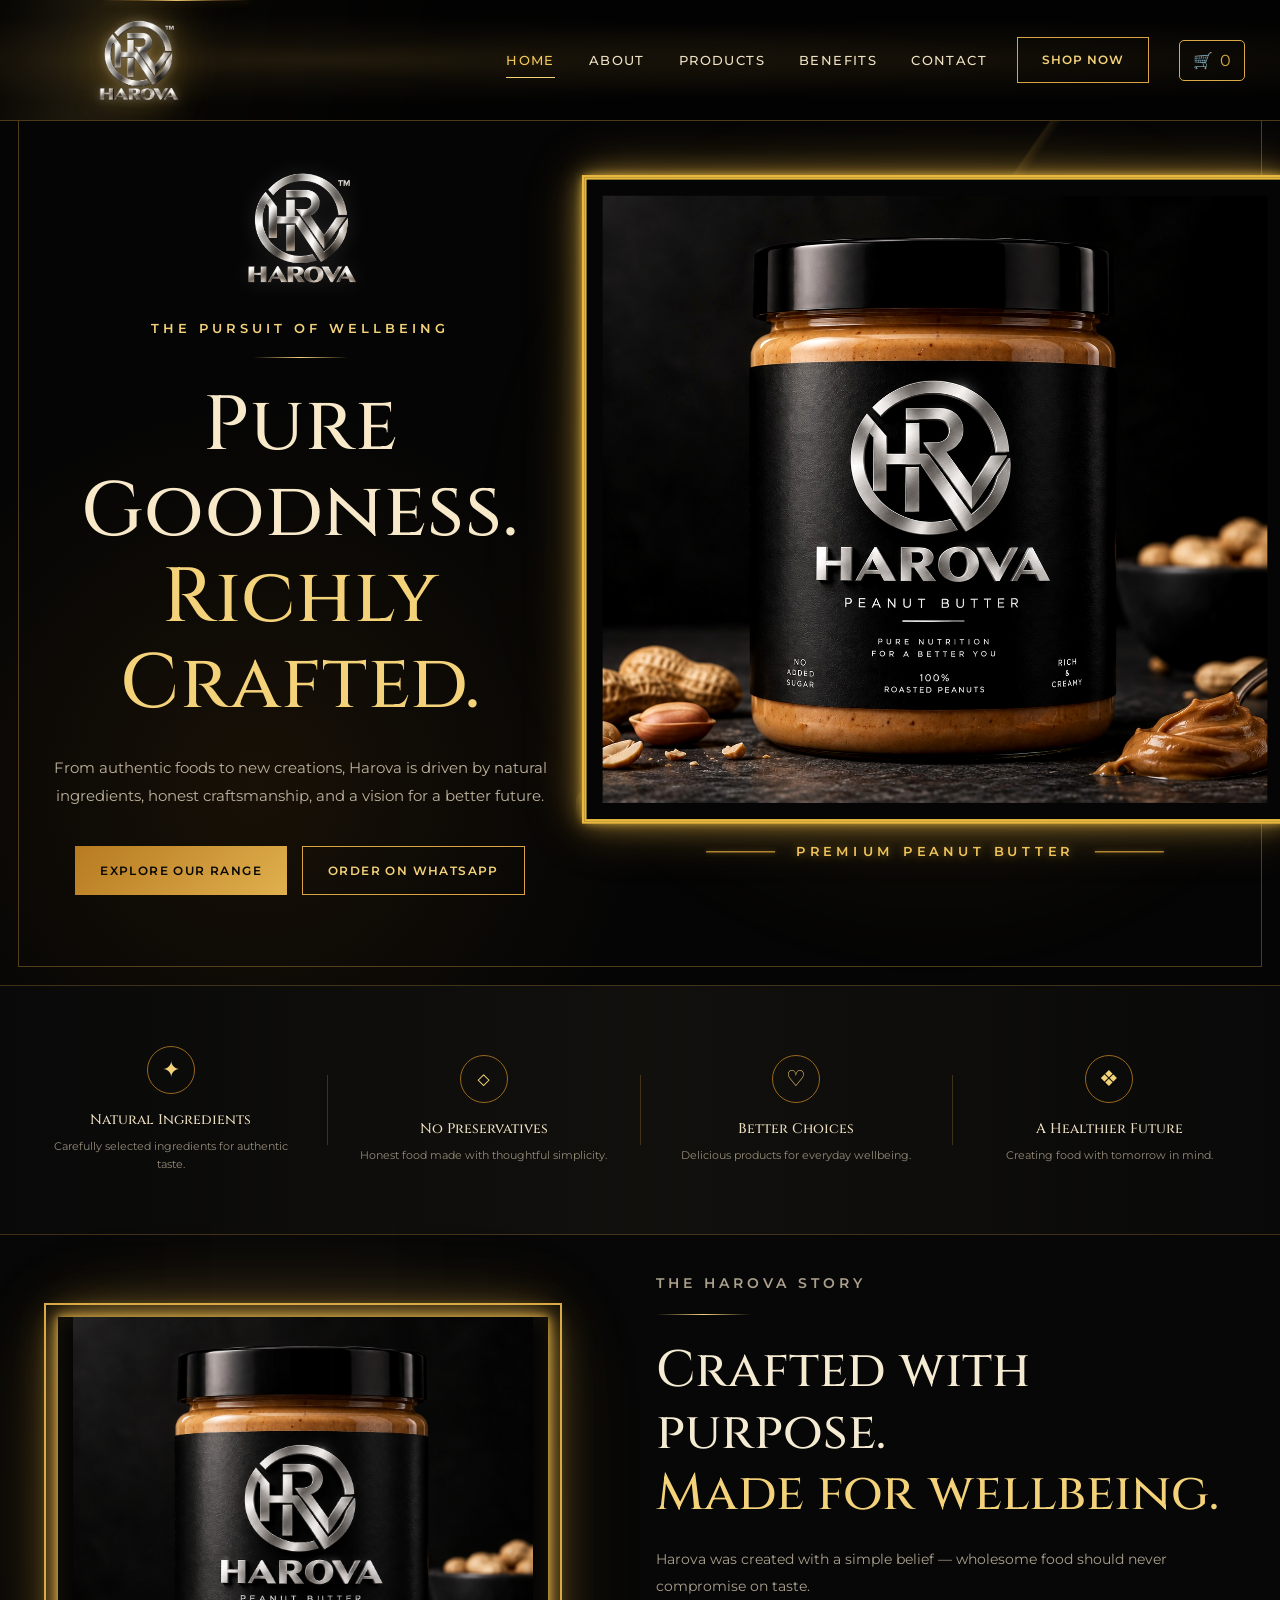
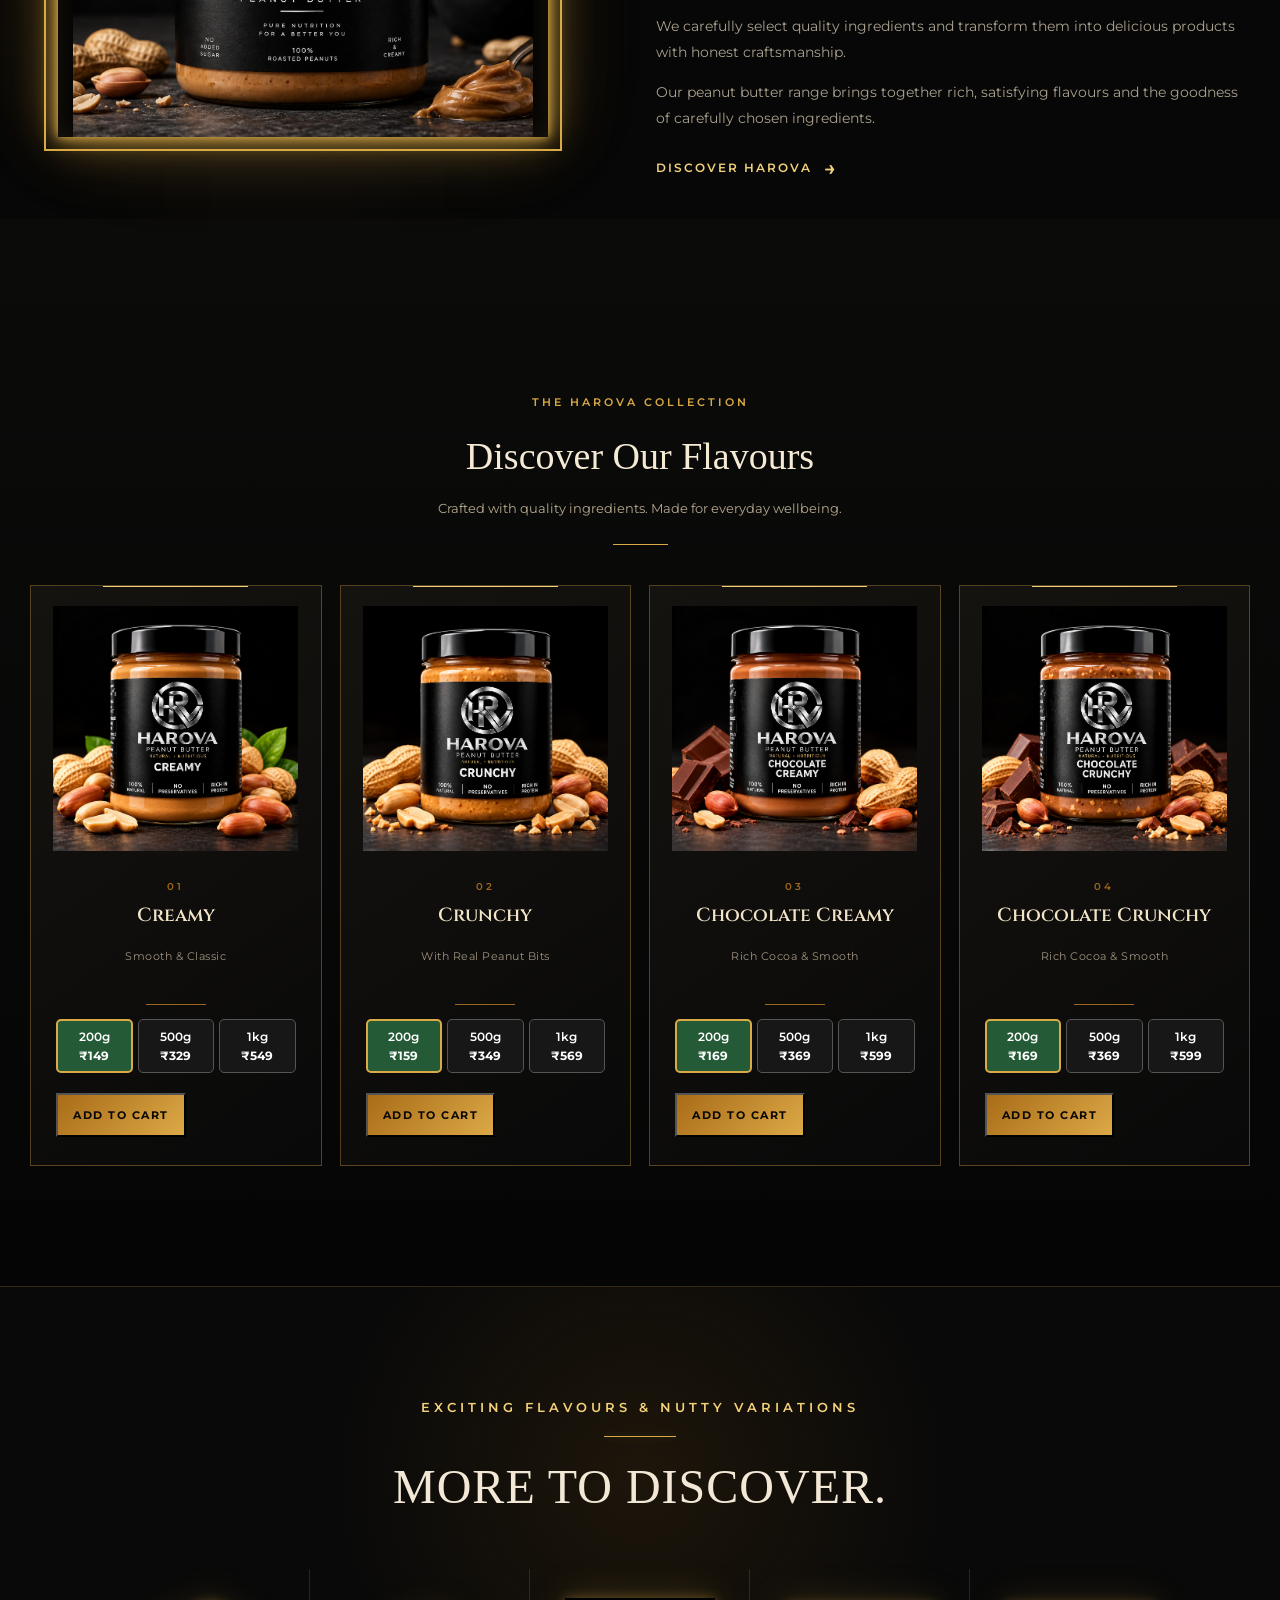
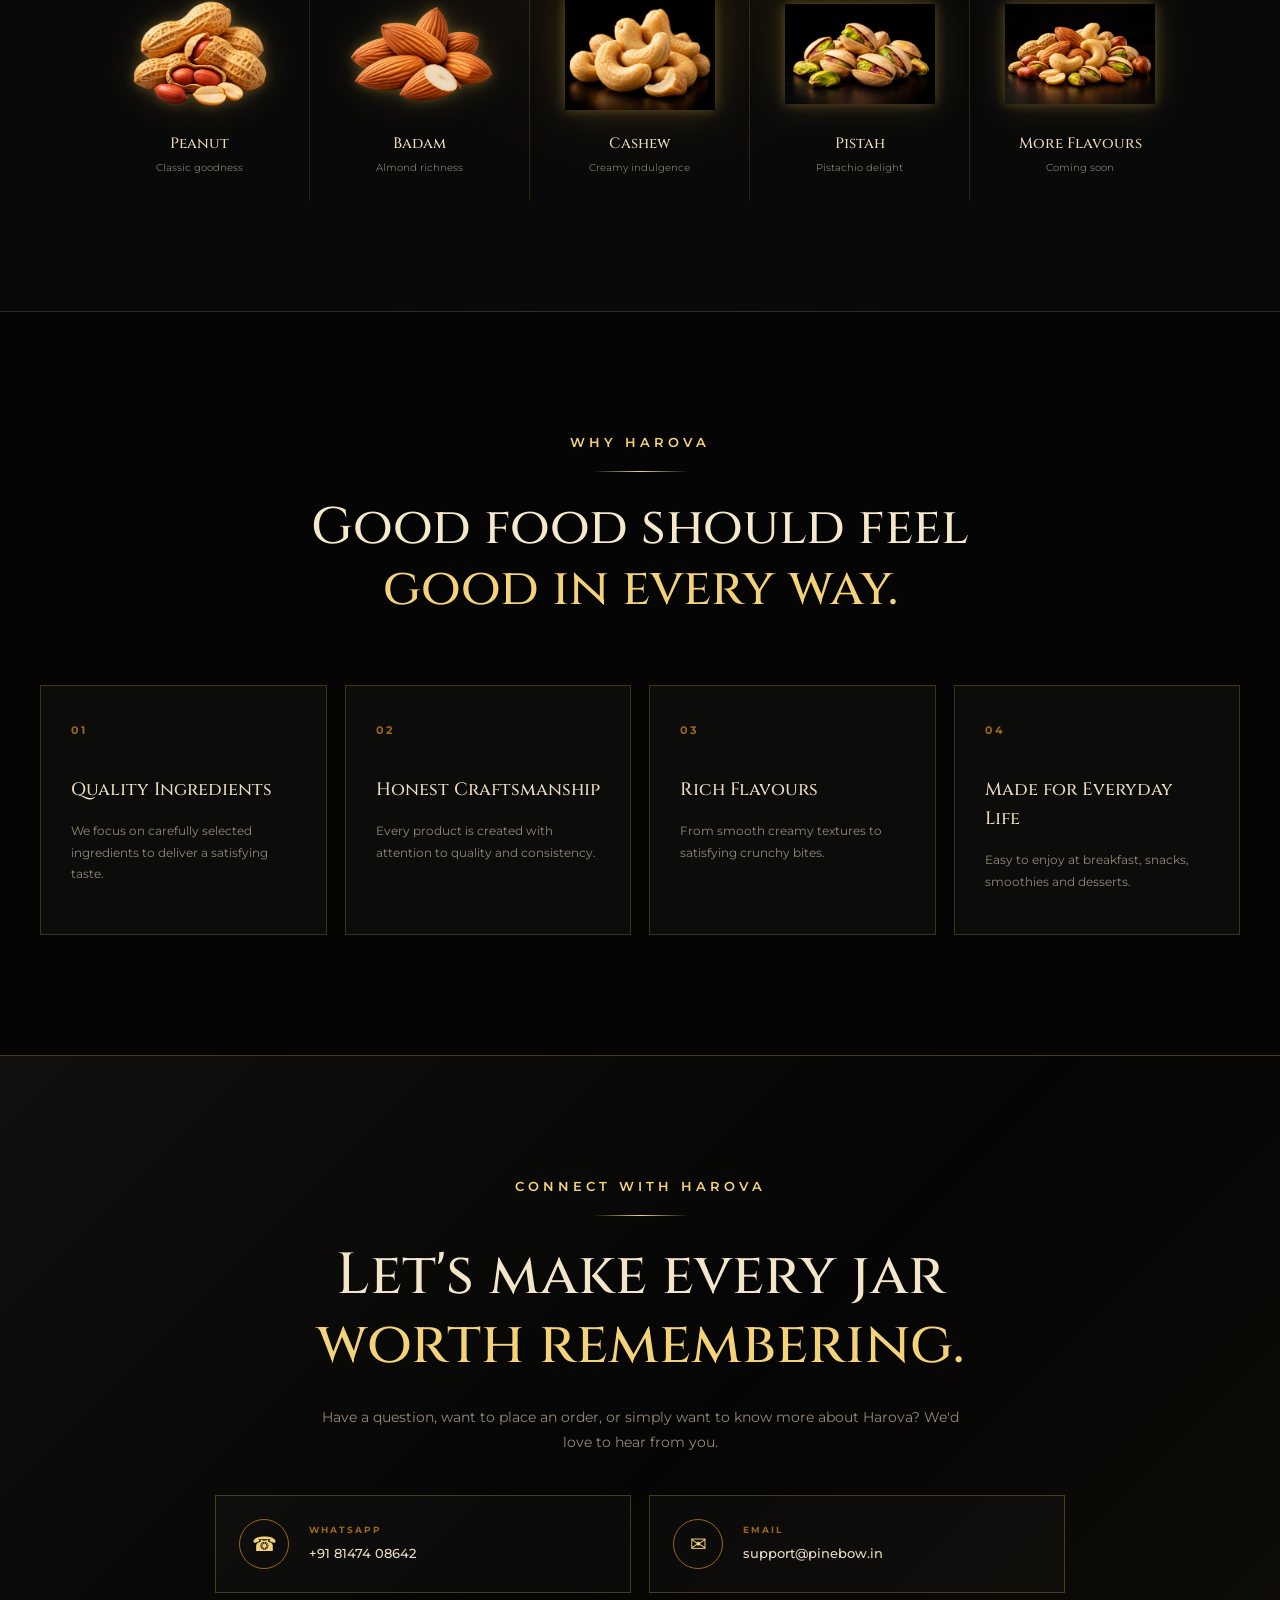
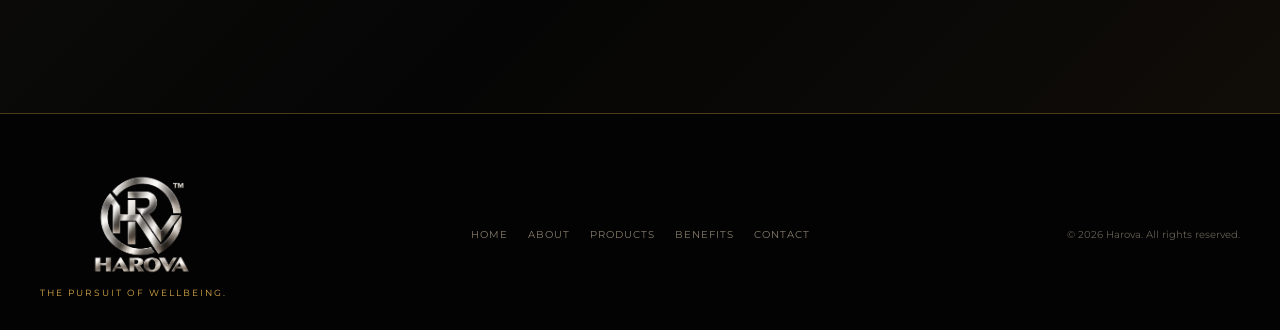
<file: index.html>
<!DOCTYPE html>
<html lang="en">
<head>
    <meta charset="UTF-8">
    <meta name="viewport" content="width=device-width, initial-scale=1.0">

    <title>Harova | The Pursuit of Wellbeing</title>

    <meta name="description"
          content="Harova premium peanut butter made with natural ingredients, authentic flavours and honest craftsmanship.">

    <link rel="stylesheet" href="style.css">
    <script src="https://checkout.razorpay.com/v1/checkout.js"></script>
</head>

<body>

<!-- =========================================================
     HEADER
========================================================= -->

<header class="site-header">

    <div class="header-inner" style="position: relative;">

        <!-- Brand Logo -->
        <a href="#home" class="brand">
            <img src="harovalogo1.png" alt="Harova">
        </a>

        <!-- Navigation -->
        <nav class="navigation">
            <a href="#home" class="active">Home</a>
            <a href="#about">About</a>
            <a href="#products">Products</a>
            <a href="#benefits">Benefits</a>
            <a href="#contact">Contact</a>
        </nav>

        <!-- Shop Now -->
        <a href="#products" class="shop-button">
            Shop Now
        </a>

        <!-- Cart Button -->
        <button
            type="button"
            class="header-cart-button"
            onclick="toggleCart()"
            aria-label="Open shopping cart">

            <span class="cart-icon">🛒</span>
            <span id="header-cart-count">0</span>
        </button>

        <!-- Mobile Menu -->
        <button
            class="menu-button"
            onclick="toggleMenu()"
            aria-label="Open menu">
            ☰
        </button>

    </div>

    <!-- Cart Dropdown - Outside header-inner -->
    <div id="cart-dropdown" class="cart-dropdown" hidden>

        <div class="cart-dropdown-header">
            <h3>Your Shopping Cart</h3>
            <button type="button" onclick="toggleCart()">×</button>
        </div>

        <div id="header-cart-items">
            <p>Your cart is currently empty.</p>
        </div>

<div class="coupon-section">
    <input
        type="text"
        id="coupon-code"
        placeholder="Enter coupon code"
    />
    <button type="button" onclick="applyCoupon()">Apply</button>
    <p id="coupon-message"></p>
</div>
        
        <div class="cart-dropdown-footer">
            <p>Subtotal: <strong id="header-cart-total">₹0</strong></p>

            <button
                type="button"
                class="product-button"
                id="header-checkout-button"
                onclick="checkoutWithRazorpay()"
                disabled>
                Proceed to Checkout
            </button>
        </div>

    </div>

</header>



<!-- =========================================================
     HERO
========================================================= -->

<section id="home" class="hero">

    <div class="hero-overlay"></div>

    <div class="hero-inner">

        <div class="hero-content">

            <div class="hero-logo-mark">
                <img src="harovalogo1.png" alt="Harova Logo">
            </div>

            <p class="hero-tagline">
                THE PURSUIT OF WELLBEING
            </p>

            <div class="gold-line"></div>

            <h1>
                Pure Goodness.<br>
                <span>Richly Crafted.</span>
            </h1>

            <p class="hero-description">
                From authentic foods to new creations, Harova is driven by
                natural ingredients, honest craftsmanship, and a vision
                for a better future.
            </p>

            <div class="hero-buttons">

                <a href="#products" class="gold-button">
                    Explore Our Range
                </a>

                <a href="https://wa.me/918147408642"
                   target="_blank"
                   class="outline-button">
                    Order on WhatsApp
                </a>

            </div>

        </div>


        <div class="hero-product">

            <div class="hero-product-frame">

                <div class="frame-corner top-left"></div>
                <div class="frame-corner top-right"></div>
                <div class="frame-corner bottom-left"></div>
                <div class="frame-corner bottom-right"></div>

                <img src="harova_hero_jar.jpeg"
                     alt="Harova Premium Peanut Butter">

            </div>

            <p class="hero-product-caption">
                PREMIUM PEANUT BUTTER
            </p>

        </div>

    </div>

</section>


<!-- =========================================================
     BRAND VALUES
========================================================= -->

<section class="values-section">

    <div class="section-container">

        <div class="value-item">

            <div class="value-icon">✦</div>

            <h3>Natural Ingredients</h3>

            <p>
                Carefully selected ingredients
                for authentic taste.
            </p>

        </div>


        <div class="value-divider"></div>


        <div class="value-item">

            <div class="value-icon">◇</div>

            <h3>No Preservatives</h3>

            <p>
                Honest food made with
                thoughtful simplicity.
            </p>

        </div>


        <div class="value-divider"></div>


        <div class="value-item">

            <div class="value-icon">♡</div>

            <h3>Better Choices</h3>

            <p>
                Delicious products for
                everyday wellbeing.
            </p>

        </div>


        <div class="value-divider"></div>


        <div class="value-item">

            <div class="value-icon">❖</div>

            <h3>A Healthier Future</h3>

            <p>
                Creating food with
                tomorrow in mind.
            </p>

        </div>

    </div>

</section>


<!-- =========================================================
     ABOUT
========================================================= -->

<section id="about" class="about-section">

    <div class="section-container about-grid">

        <div class="about-image">

            <div class="image-frame">

                <img src="harova_hero_jar.jpeg"
                     alt="Harova Peanut Butter">

            </div>

        </div>


        <div class="about-content">

            <p class="section-label">
                THE HAROVA STORY
            </p>

            <div class="gold-line left"></div>

            <h2>
                Crafted with purpose.<br>
                <span>Made for wellbeing.</span>
            </h2>

            <p>
                Harova was created with a simple belief —
                wholesome food should never compromise on taste.
            </p>

            <p>
                We carefully select quality ingredients and
                transform them into delicious products with
                honest craftsmanship.
            </p>

            <p>
                Our peanut butter range brings together rich,
                satisfying flavours and the goodness of carefully
                chosen ingredients.
            </p>

            <a href="#products" class="text-button">
                Discover Harova
                <span>→</span>
            </a>

        </div>

    </div>

</section>


<section id="products" class="products-section">

    <!-- PRODUCTS SECTION HEADING -->
    <div class="products-heading">

        <p class="section-eyebrow">THE HAROVA COLLECTION</p>

        <h2>Discover Our Flavours</h2>

        <p class="section-subtitle">
            Crafted with quality ingredients. Made for everyday wellbeing.
        </p>

        <div class="heading-divider"></div>

    </div>

    <div class="products-grid">
        
<!-- CREAMY -->

<article class="product-card">

    <div class="product-image">
        <img src="creamy_jar.png"
             alt="Harova Creamy Peanut Butter">
    </div>

    <div class="product-content">

        <p class="product-number">01</p>

        <h3>Creamy</h3>

        <p class="product-description">
            Smooth &amp; Classic
        </p>

        <div class="product-divider"></div>

        <!-- Size Selection Buttons -->
        <div class="product-size-options">

            <button type="button"
                class="size-option selected"
                data-size="200g"
                data-price="149"
                onclick="selectProductSize(this)">
                <span>200g</span>
                <strong>₹149</strong>
            </button>

            <button type="button"
                class="size-option"
                data-size="500g"
                data-price="329"
                onclick="selectProductSize(this)">
                <span>500g</span>
                <strong>₹329</strong>
            </button>

            <button type="button"
                class="size-option"
                data-size="1kg"
                data-price="549"
                onclick="selectProductSize(this)">
                <span>1kg</span>
                <strong>₹549</strong>
            </button>

        </div>

        <!-- Add to Cart -->
        <button
            type="button"
            class="product-button"
            onclick="addToCart(
                'Creamy',
                this.closest('.product-content').querySelector('.size-option.selected').dataset.price,
                this.closest('.product-content').querySelector('.size-option.selected').dataset.size
            )">
            Add to Cart
        </button>

    </div>

</article>



<!-- CRUNCHY -->

<article class="product-card">

    <div class="product-image">
        <img src="crunchy_jar.png"
             alt="Harova Crunchy Peanut Butter">
    </div>

    <div class="product-content">

        <p class="product-number">02</p>

        <h3>Crunchy</h3>

        <p class="product-description">
            With Real Peanut Bits
        </p>

        <div class="product-divider"></div>

        <!-- Size Selection Buttons -->
        <div class="product-size-options">

            <button type="button"
                class="size-option selected"
                data-size="200g"
                data-price="159"
                onclick="selectProductSize(this)">
                <span>200g</span>
                <strong>₹159</strong>
            </button>

            <button type="button"
                class="size-option"
                data-size="500g"
                data-price="349"
                onclick="selectProductSize(this)">
                <span>500g</span>
                <strong>₹349</strong>
            </button>

            <button type="button"
                class="size-option"
                data-size="1kg"
                data-price="569"
                onclick="selectProductSize(this)">
                <span>1kg</span>
                <strong>₹569</strong>
            </button>

        </div>

        <!-- Add to Cart -->
        <button
            type="button"
            class="product-button"
            onclick="addToCart(
                'Crunchy',
                this.closest('.product-content').querySelector('.size-option.selected').dataset.price,
                this.closest('.product-content').querySelector('.size-option.selected').dataset.size
            )">
            Add to Cart
        </button>

    </div>

</article>



<!-- CHOCOLATE CREAMY -->

<article class="product-card">

    <div class="product-image">
        <img src="choc_creamy_jar.png"
             alt="Harova Chocolate Creamy Peanut Butter">
    </div>

    <div class="product-content">

        <p class="product-number">03</p>

        <h3>Chocolate Creamy</h3>

        <p class="product-description">
            Rich Cocoa &amp; Smooth
        </p>

        <div class="product-divider"></div>

        <!-- Size Selection Buttons -->
        <div class="product-size-options">

            <button type="button"
                class="size-option selected"
                data-size="200g"
                data-price="169"
                onclick="selectProductSize(this)">
                <span>200g</span>
                <strong>₹169</strong>
            </button>

            <button type="button"
                class="size-option"
                data-size="500g"
                data-price="369"
                onclick="selectProductSize(this)">
                <span>500g</span>
                <strong>₹369</strong>
            </button>

            <button type="button"
                class="size-option"
                data-size="1kg"
                data-price="599"
                onclick="selectProductSize(this)">
                <span>1kg</span>
                <strong>₹599</strong>
            </button>

        </div>

        <!-- Add to Cart -->
        <button
            type="button"
            class="product-button"
            onclick="addToCart(
                'Chocolate Creamy',
                this.closest('.product-content').querySelector('.size-option.selected').dataset.price,
                this.closest('.product-content').querySelector('.size-option.selected').dataset.size
            )">
            Add to Cart
        </button>

    </div>

</article>


  
<!-- CHOCOLATE CRUNCHY -->

<article class="product-card">

    <div class="product-image">
        <img src="choc_crunchy_jar.png"
             alt="Harova Chocolate Creamy Peanut Butter">
    </div>

    <div class="product-content">

        <p class="product-number">04</p>

        <h3>Chocolate Crunchy</h3>

        <p class="product-description">
            Rich Cocoa &amp; Smooth
        </p>

        <div class="product-divider"></div>

        <!-- Size Selection Buttons -->
        <div class="product-size-options">

            <button type="button"
                class="size-option selected"
                data-size="200g"
                data-price="169"
                onclick="selectProductSize(this)">
                <span>200g</span>
                <strong>₹169</strong>
            </button>

            <button type="button"
                class="size-option"
                data-size="500g"
                data-price="369"
                onclick="selectProductSize(this)">
                <span>500g</span>
                <strong>₹369</strong>
            </button>

            <button type="button"
                class="size-option"
                data-size="1kg"
                data-price="599"
                onclick="selectProductSize(this)">
                <span>1kg</span>
                <strong>₹599</strong>
            </button>

        </div>

        <!-- Add to Cart -->
        <button
            type="button"
            class="product-button"
            onclick="addToCart(
                'Chocolate Creamy',
                this.closest('.product-content').querySelector('.size-option.selected').dataset.price,
                this.closest('.product-content').querySelector('.size-option.selected').dataset.size
            )">
            Add to Cart
        </button>

    </div>

</article>

        </div> <!-- END PRODUCTS GRID -->

</section> <!-- END PRODUCTS SECTION -->

<section id="flavours" class="flavours-section">

    <div class="section-container">

        <p class="section-label">EXCITING FLAVOURS &amp; NUTTY VARIATIONS</p>
        
        <h2 class="section-title">
           More to discover.
        </h2>

        <div class="flavour-grid">

            <!-- Peanut -->
            <div class="flavour-item">
                <div class="flavour-image">
                    <img src="Peanut.png" alt="Peanuts">
                </div>

                <h3>Peanut</h3>
                <p>Classic goodness</p>
            </div>

            <!-- Almond -->
            <div class="flavour-item">
                <div class="flavour-image">
                    <img src="Almond.png" alt="Almonds">
                </div>

                <h3>Badam</h3>
                <p>Almond richness</p>
            </div>

            <!-- Cashew -->
            <div class="flavour-item">
                <div class="flavour-image">
                    <img src="Cashew.png" alt="Cashews">
                </div>

                <h3>Cashew</h3>
                <p>Creamy indulgence</p>
            </div>

            <!-- Pistachio -->
            <div class="flavour-item">
                <div class="flavour-image">
                    <img src="Pista.png" alt="Pistachios">
                </div>

                <h3>Pistah</h3>
                <p>Pistachio delight</p>
            </div>

            <!-- More Flavours -->
            <div class="flavour-item">
                <div class="flavour-image">
                    <img src="Mixed.png" alt="Mixed nuts">
                </div>

                <h3>More Flavours</h3>
                <p>Coming soon</p>
            </div>

        </div>

    </div>

</section>
</div>

<!-- =========================================================
     BENEFITS
========================================================= -->

<section id="benefits" class="benefits-section">

    <div class="section-container">

        <div class="section-heading">

            <p class="section-label">
                WHY HAROVA
            </p>

            <div class="gold-line"></div>

            <h2>
                Good food should feel<br>
                <span>good in every way.</span>
            </h2>

        </div>


        <div class="benefits-grid">

            <div class="benefit-card">

                <span class="benefit-number">01</span>

                <h3>Quality Ingredients</h3>

                <p>
                    We focus on carefully selected ingredients
                    to deliver a satisfying taste.
                </p>

            </div>


            <div class="benefit-card">

                <span class="benefit-number">02</span>

                <h3>Honest Craftsmanship</h3>

                <p>
                    Every product is created with attention
                    to quality and consistency.
                </p>

            </div>


            <div class="benefit-card">

                <span class="benefit-number">03</span>

                <h3>Rich Flavours</h3>

                <p>
                    From smooth creamy textures to
                    satisfying crunchy bites.
                </p>

            </div>


            <div class="benefit-card">

                <span class="benefit-number">04</span>

                <h3>Made for Everyday Life</h3>

                <p>
                    Easy to enjoy at breakfast, snacks,
                    smoothies and desserts.
                </p>

            </div>

        </div>

    </div>

</section>


<!-- =========================================================
     CONTACT
========================================================= -->

<!-- =========================================================
     HAROVA SHOPPING CART
========================================================= -->

    <section id="contact" class="contact-section">

    <div class="contact-inner">

        <p class="section-label">
            CONNECT WITH HAROVA
        </p>

        <div class="gold-line"></div>

        <h2>
            Let's make every jar<br>
            <span>worth remembering.</span>
        </h2>

        <p class="contact-description">
            Have a question, want to place an order,
            or simply want to know more about Harova?
            We'd love to hear from you.
        </p>


        <div class="contact-options">

            <a href="https://wa.me/918147408642"
               target="_blank"
               class="contact-card">

                <span class="contact-icon">☎</span>

                <div>
                    <small>WHATSAPP</small>
                    <strong>+91 81474 08642</strong>
                </div>

            </a>


            <a href="mailto:support@pinebow.in"
               class="contact-card">

                <span class="contact-icon">✉</span>

                <div>
                    <small>EMAIL</small>
                    <strong>support@pinebow.in</strong>
                </div>

            </a>

        </div>

    </div>

</section>


<!-- =========================================================
     FOOTER
========================================================= -->

<footer class="site-footer">

    <div class="footer-inner">

        <div class="footer-brand">

            <img src="harovalogo1.png" alt="Harova">

            <p>
                THE PURSUIT OF WELLBEING.
            </p>

        </div>


        <div class="footer-links">

            <a href="#home">Home</a>
            <a href="#about">About</a>
            <a href="#products">Products</a>
            <a href="#benefits">Benefits</a>
            <a href="#contact">Contact</a>

        </div>


        <div class="footer-copy">

            <p>
                © <span id="year"></span> Harova.
                All rights reserved.
            </p>

        </div>

    </div>

</footer>


<!-- =========================================================
     JAVASCRIPT
========================================================= -->

<script>

function toggleMenu() {

    const navigation =
        document.querySelector(".navigation");

    navigation.classList.toggle("show");

}


document.querySelectorAll(".navigation a").forEach(function(link) {

    link.addEventListener("click", function() {

        document
            .querySelector(".navigation")
            .classList.remove("show");

    });

});


document.getElementById("year").textContent =
    new Date().getFullYear();

    
// HAROVA SHOPPING CART

const harovaPrices = {
    "Creamy": {
        "200g": 149,
        "500g": 329,
        "1kg": 549
    },
    "Crunchy": {
        "200g": 159,
        "500g": 349,
        "1kg": 569
    },
    "Chocolate Creamy": {
        "200g": 169,
        "500g": 369,
        "1kg": 599
    },
    "Chocolate Crunchy": {
        "200g": 179,
        "500g": 389,
        "1kg": 619
    }
};

let harovaCart = [];

function addToCart(product, price, size) {
    const validPrice = harovaPrices[product]?.[size];

    if (!validPrice) {
        alert("Please select a valid product size.");
        return;
    }

    const existing = harovaCart.find(
        item => item.product === product && item.size === size
    );

    if (existing) {
        existing.quantity++;
    } else {
        harovaCart.push({
            product: product,
            size: size,
            price: validPrice,
            quantity: 1
        });
    }

   updateHeaderCart();
}
function selectProductSize(button) {
    const productContent = button.closest(".product-content");

    productContent.querySelectorAll(".size-option").forEach(option => {
        option.classList.remove("selected");
    });

    button.classList.add("selected");
}
    
function renderHarovaCart() {
    const container = document.getElementById("cart-items");
    const totalElement = document.getElementById("cart-total");
    const checkoutButton = document.getElementById("checkout-button");

    container.replaceChildren();

    if (harovaCart.length === 0) {
        const empty = document.createElement("p");
        empty.className = "cart-empty";
        empty.textContent = "Your cart is currently empty.";
        container.appendChild(empty);
    }

    let total = 0;

    harovaCart.forEach((item, index) => {
        total += item.price * item.quantity;

        const row = document.createElement("div");
        row.className = "cart-item";

        const details = document.createElement("span");
        details.textContent =
            `${item.product} (${item.size}) - ₹${item.price}`;

        const quantity = document.createElement("span");
        quantity.textContent = `Qty: ${item.quantity}`;

        const decrease = document.createElement("button");
        decrease.type = "button";
        decrease.textContent = "−";
        decrease.onclick = () => changeCartQuantity(index, -1);

        const increase = document.createElement("button");
        increase.type = "button";
        increase.textContent = "+";
        increase.onclick = () => changeCartQuantity(index, 1);

        const remove = document.createElement("button");
        remove.type = "button";
        remove.textContent = "Remove";
        remove.onclick = () => {
            harovaCart.splice(index, 1);
            renderHarovaCart();
        };

        row.append(details, decrease, quantity, increase, remove);
        container.appendChild(row);
    });

    totalElement.textContent = "₹" + total;
    checkoutButton.disabled = harovaCart.length === 0;
}

function changeCartQuantity(index, change) {
    harovaCart[index].quantity += change;

    if (harovaCart[index].quantity <= 0) {
        harovaCart.splice(index, 1);
    }

    renderHarovaCart();
    updateHeaderCart();
}



function toggleCart() {
    const dropdown = document.getElementById("cart-dropdown");

    // Keep the dropdown directly under BODY
    if (dropdown.parentElement !== document.body) {
        document.body.appendChild(dropdown);
    }

    // Keep the dropdown above all page sections
    dropdown.style.setProperty("position", "fixed", "important");
    dropdown.style.setProperty("top", "100px", "important");
    dropdown.style.setProperty("right", "25px", "important");
    dropdown.style.setProperty("z-index", "2147483647", "important");

    // Open or close the cart
    dropdown.hidden = !dropdown.hidden;

    if (!dropdown.hidden) {
        updateHeaderCart();
    }
}


function updateHeaderCart() {
    const countElement = document.getElementById("header-cart-count");
    const itemsContainer = document.getElementById("header-cart-items");
    const totalElement = document.getElementById("header-cart-total");
    const checkoutButton = document.getElementById("header-checkout-button");

    const count = harovaCart.reduce(
        (sum, item) => sum + item.quantity, 0
    );

   const originalTotal = harovaCart.reduce(
    (sum, item) => sum + item.price * item.quantity, 0
);

const total = appliedCoupon ? originalTotal * 0.90 : originalTotal;
    
    countElement.textContent = count;
    totalElement.textContent = "₹" + total;
    checkoutButton.disabled = harovaCart.length === 0;

    itemsContainer.replaceChildren();

    if (harovaCart.length === 0) {
        const emptyMessage = document.createElement("p");
        emptyMessage.textContent = "Your cart is currently empty.";
        itemsContainer.appendChild(emptyMessage);
        return;
    }

    harovaCart.forEach((item, index) => {
        const row = document.createElement("div");
        row.className = "header-cart-item";

        const details = document.createElement("span");
        details.textContent =
            item.product + " - " + item.size + " × " + item.quantity;

        const price = document.createElement("strong");
        price.textContent = "₹" + (item.price * item.quantity);

        const controls = document.createElement("div");
        controls.className = "cart-item-controls";

        const minus = document.createElement("button");
        minus.type = "button";
        minus.textContent = "−";
        minus.onclick = () => changeCartQuantity(index, -1);

        const plus = document.createElement("button");
        plus.type = "button";
        plus.textContent = "+";
        plus.onclick = () => changeCartQuantity(index, 1);

        const remove = document.createElement("button");
        remove.type = "button";
        remove.textContent = "Remove";
        remove.className = "cart-remove-button";
        remove.onclick = () => removeCartItem(index);

        controls.append(minus, plus, remove);
        row.append(details, price, controls);

        itemsContainer.appendChild(row);
    });
}

let appliedCoupon = false;

function applyCoupon() {
    const couponInput = document.getElementById("coupon-code");
    const message = document.getElementById("coupon-message");
    const code = couponInput.value.trim().toUpperCase();

    if (code === "HAROVA10") {
        if (appliedCoupon) {
            message.textContent = "Coupon already applied!";
            return;
        }

        appliedCoupon = true;
        message.textContent = "HAROVA10 applied successfully! 10% discount at checkout.";
        message.style.color = "#d4af37";
    } else {
        message.textContent = "Invalid coupon code.";
        message.style.color = "#ff5555";
    }
}
    
function removeCartItem(index) {
    harovaCart.splice(index, 1);
    updateHeaderCart();
}

function changeCartQuantity(index, change) {
    if (!harovaCart[index]) return;

    harovaCart[index].quantity += change;

    if (harovaCart[index].quantity <= 0) {
        harovaCart.splice(index, 1);
    }

    updateHeaderCart();
}
    
// Checkout will be connected in the next step.

   
async function checkoutWithRazorpay() {
    
  if (!harovaCart.length) {
    alert("Your cart is empty.");
    return;
  }
const couponCode = (document.getElementById("coupon-code")?.value || "").trim().toUpperCase();

  const customer = {
    name: prompt("Enter your full name:"),
    phone: prompt("Enter your mobile number:"),
    address: prompt("Enter your full delivery address:"),
    city: prompt("Enter your city:"),
    pinCode: prompt("Enter your PIN code:")
  };

  if (Object.values(customer).some(value => !value || !value.trim())) {
    alert("Please provide all delivery details.");
    return;
  }

  const checkoutButton = document.getElementById("header-checkout-button");
  checkoutButton.disabled = true;
  checkoutButton.textContent = "Please wait...";

  const workerUrl =
    "https://harova-payment-api.kidscar360.workers.dev";

  try {
    // Prepare cart items for the secure Worker.
    const items = harovaCart.map(item => ({
      product: item.product,
      size: item.size,
      quantity: item.quantity
    }));

    // Step 1: Create Razorpay order.
    const orderResponse = await fetch(
      workerUrl + "/create-order",
      {
        method: "POST",
        headers: {
          "Content-Type": "application/json"
        },
        body: JSON.stringify({
    customer,
    items,
    couponCode
})
      }
    );

    const orderData = await orderResponse.json();

    if (!orderResponse.ok || !orderData.success) {
      throw new Error(orderData.message || "Unable to create order.");
    }

    // Step 2: Open Razorpay Checkout.
    const options = {
      key: orderData.keyId,
      amount: orderData.amount,
      currency: orderData.currency,
      name: "HAROVA",
      description: "Premium Peanut Butter",
      order_id: orderData.orderId,

      prefill: {
        name: customer.name,
        contact: customer.phone
      },

      theme: {
        color: "#d9aa45"
      },

      handler: async function (paymentResponse) {
        try {
          // Step 3: Verify payment through Cloudflare Worker.
          const verifyResponse = await fetch(
            workerUrl + "/verify-payment",
            {
              method: "POST",
              headers: {
                "Content-Type": "application/json"
              },
              body: JSON.stringify({
                razorpay_order_id: paymentResponse.razorpay_order_id,
                razorpay_payment_id: paymentResponse.razorpay_payment_id,
                razorpay_signature: paymentResponse.razorpay_signature,
                orderToken: orderData.orderToken
              })
            }
          );

          const verifyData = await verifyResponse.json();

          if (!verifyResponse.ok || !verifyData.success) {
            throw new Error(
              verifyData.message || "Payment verification failed."
            );
          }

          if (!verifyData.salesRecorded) {
            alert(
              "Payment was successful, but the order could not be recorded in Google Sheets. Please contact HAROVA support with payment ID: " +
              paymentResponse.razorpay_payment_id
            );
            return;
          }

          // Step 4: Payment verified and sale recorded.
          alert(
            "Thank you for ordering from HAROVA!\n\n" +
            "Your payment was successful and your order has been recorded.\n" +
            "Order ID: " + verifyData.orderId
          );

          harovaCart = [];
          updateHeaderCart();

          document.getElementById("cart-dropdown").hidden = true;

        } catch (error) {
          alert(
            "Payment was completed, but confirmation needs attention.\n\n" +
            error.message +
            "\n\nPlease contact HAROVA support."
          );
        } finally {
          checkoutButton.disabled = false;
          checkoutButton.textContent = "Proceed to Checkout";
        }
      },

      modal: {
        ondismiss: function () {
          checkoutButton.disabled = false;
          checkoutButton.textContent = "Proceed to Checkout";
        }
      }
    };

    const razorpay = new Razorpay(options);

    razorpay.on("payment.failed", function (response) {
      alert(
        "Payment failed: " +
        (response.error.description || "Please try again.")
      );

      checkoutButton.disabled = false;
      checkoutButton.textContent = "Proceed to Checkout";
    });

    razorpay.open();

  } catch (error) {
    alert("Checkout error: " + error.message);

    checkoutButton.disabled = false;
    checkoutButton.textContent = "Proceed to Checkout";
  }
}
 
    
</script>

</body>
</html>
</file>
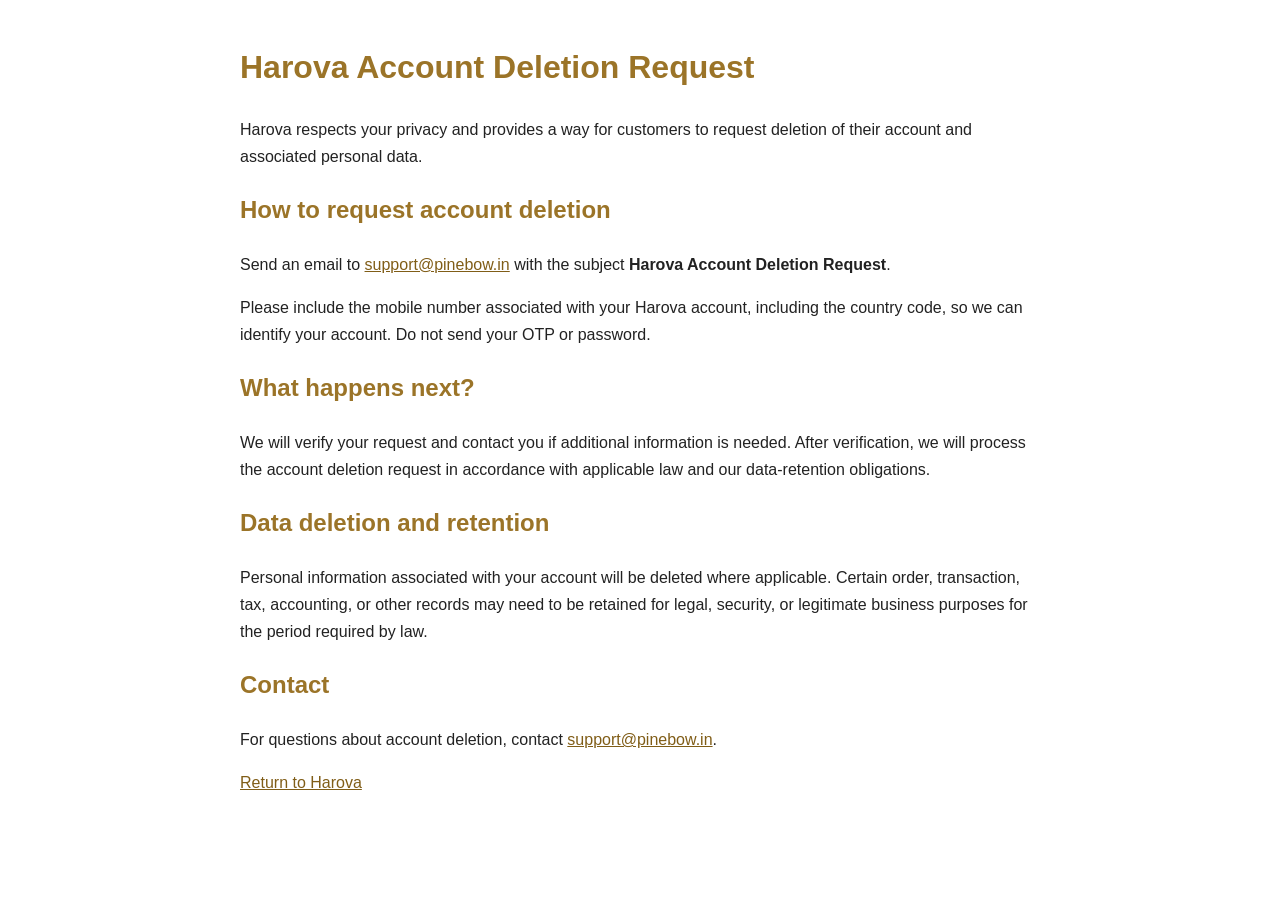
<file: delete-account.html>
<!DOCTYPE html>
<html lang="en">
<head>
  <meta charset="UTF-8">
  <meta name="viewport" content="width=device-width, initial-scale=1.0">
  <title>Harova Account Deletion Request</title>
  <style>
    body {
      font-family: Arial, sans-serif;
      max-width: 800px;
      margin: 40px auto;
      padding: 0 20px;
      line-height: 1.7;
      color: #222;
      background: #fff;
    }
    h1, h2 { color: #9b7428; }
    a { color: #805d17; }
  </style>
</head>
<body>
  <h1>Harova Account Deletion Request</h1>

  <p>Harova respects your privacy and provides a way for customers
  to request deletion of their account and associated personal data.</p>

  <h2>How to request account deletion</h2>
  <p>Send an email to
  <a href="mailto:support@pinebow.in">support@pinebow.in</a>
  with the subject <strong>Harova Account Deletion Request</strong>.</p>

  <p>Please include the mobile number associated with your Harova account,
  including the country code, so we can identify your account. Do not send
  your OTP or password.</p>

  <h2>What happens next?</h2>
  <p>We will verify your request and contact you if additional information
  is needed. After verification, we will process the account deletion
  request in accordance with applicable law and our data-retention
  obligations.</p>

  <h2>Data deletion and retention</h2>
  <p>Personal information associated with your account will be deleted
  where applicable. Certain order, transaction, tax, accounting, or other
  records may need to be retained for legal, security, or legitimate
  business purposes for the period required by law.</p>

  <h2>Contact</h2>
  <p>For questions about account deletion, contact
  <a href="mailto:support@pinebow.in">support@pinebow.in</a>.</p>

  <p><a href="https://harova.pinebow.in/">Return to Harova</a></p>
</body>
</html>
</file>
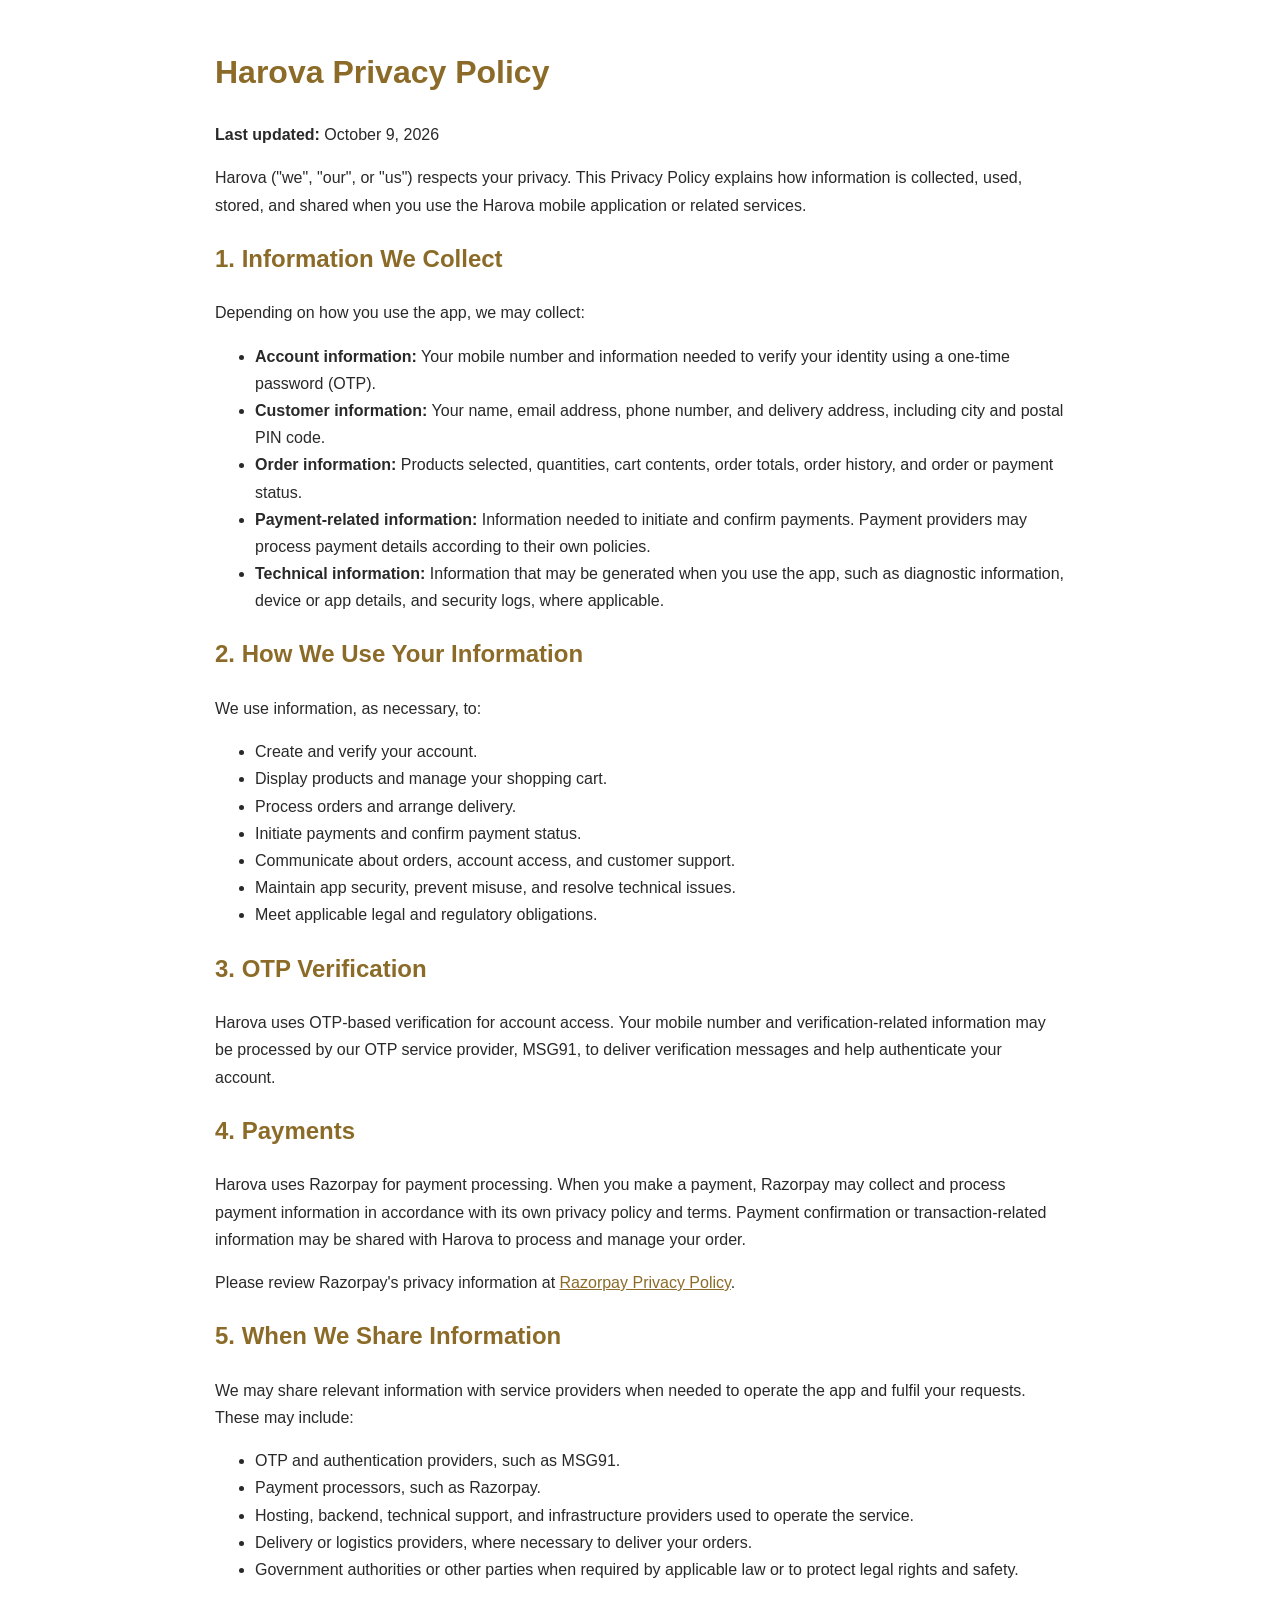
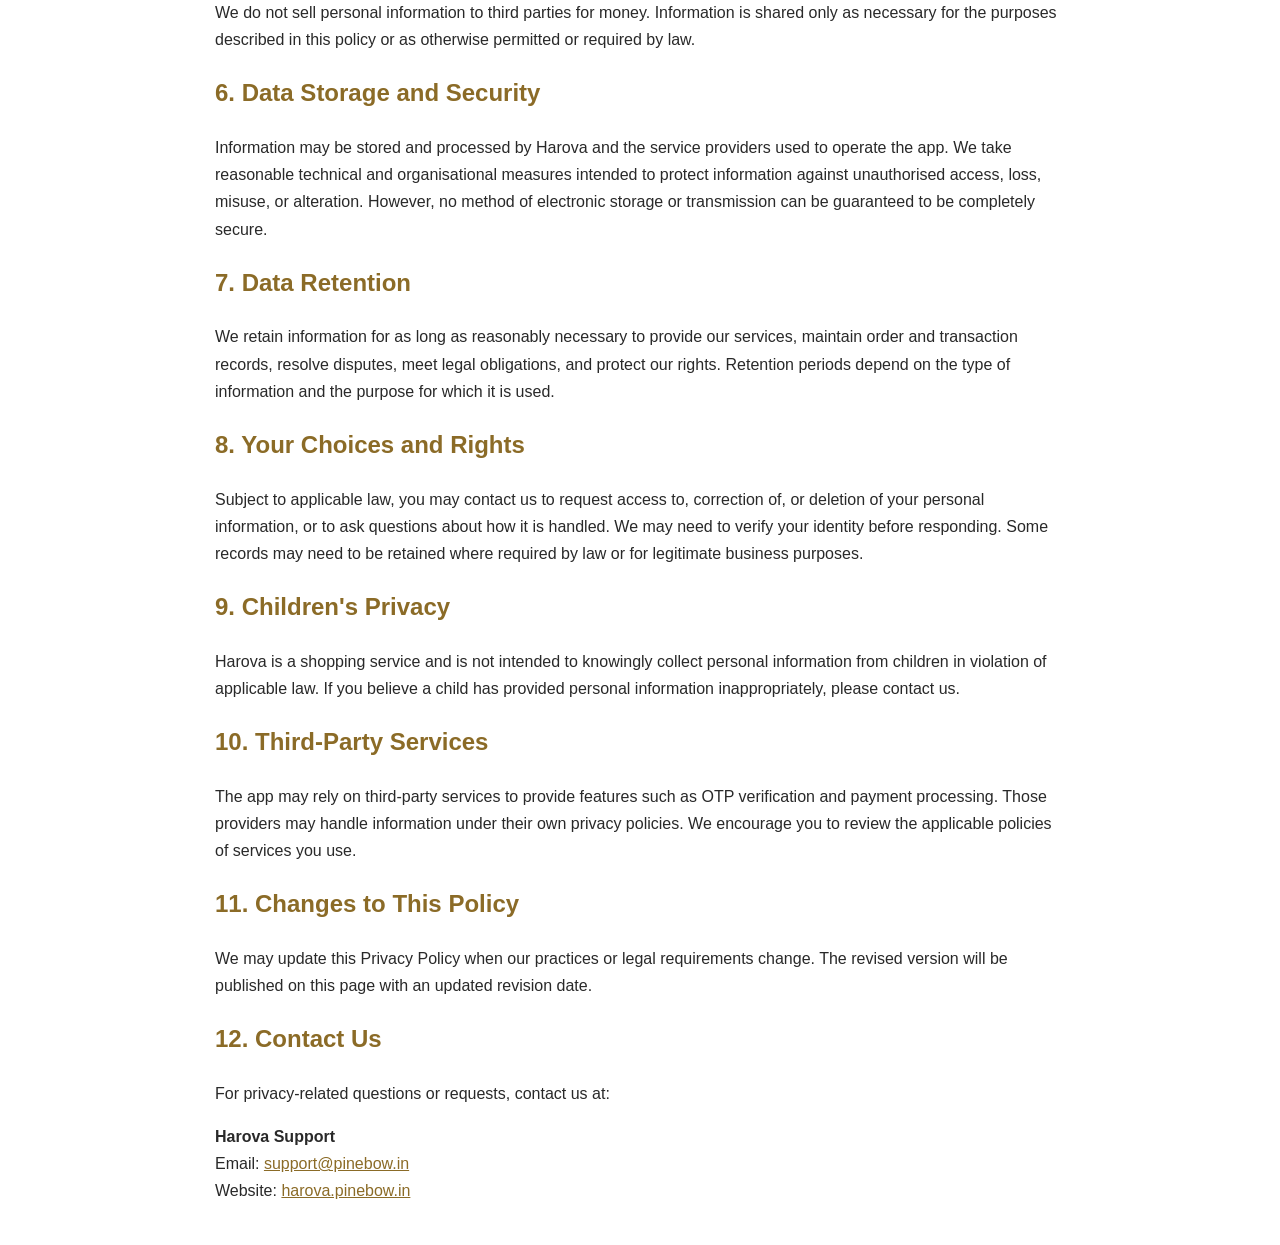
<file: privacy-policy.html>
<!DOCTYPE html>
<html lang="en">
<head>
  <meta charset="UTF-8">
  <meta name="viewport" content="width=device-width, initial-scale=1.0">
  <meta name="description" content="Harova Privacy Policy explaining how customer information is collected, used and protected.">
  <title>Privacy Policy | Harova</title>
  <style>
    body {
      font-family: Arial, sans-serif;
      max-width: 850px;
      margin: 0 auto;
      padding: 24px;
      line-height: 1.7;
      color: #292929;
      background: #fff;
    }
    h1, h2 { color: #8b6b27; }
    a { color: #8b6b27; }
  </style>
</head>
<body>
  <h1>Harova Privacy Policy</h1>
  <p><strong>Last updated:</strong> October 9, 2026</p>

  <p>
    Harova ("we", "our", or "us") respects your privacy.
    This Privacy Policy explains how information is collected,
    used, stored, and shared when you use the Harova mobile
    application or related services.
  </p>

  <h2>1. Information We Collect</h2>
  <p>Depending on how you use the app, we may collect:</p>
  <ul>
    <li><strong>Account information:</strong> Your mobile number and
      information needed to verify your identity using a one-time
      password (OTP).</li>
    <li><strong>Customer information:</strong> Your name, email
      address, phone number, and delivery address, including city
      and postal PIN code.</li>
    <li><strong>Order information:</strong> Products selected,
      quantities, cart contents, order totals, order history,
      and order or payment status.</li>
    <li><strong>Payment-related information:</strong> Information
      needed to initiate and confirm payments. Payment providers
      may process payment details according to their own policies.</li>
    <li><strong>Technical information:</strong> Information that
      may be generated when you use the app, such as diagnostic
      information, device or app details, and security logs,
      where applicable.</li>
  </ul>

  <h2>2. How We Use Your Information</h2>
  <p>We use information, as necessary, to:</p>
  <ul>
    <li>Create and verify your account.</li>
    <li>Display products and manage your shopping cart.</li>
    <li>Process orders and arrange delivery.</li>
    <li>Initiate payments and confirm payment status.</li>
    <li>Communicate about orders, account access, and customer support.</li>
    <li>Maintain app security, prevent misuse, and resolve technical issues.</li>
    <li>Meet applicable legal and regulatory obligations.</li>
  </ul>

  <h2>3. OTP Verification</h2>
  <p>
    Harova uses OTP-based verification for account access.
    Your mobile number and verification-related information may
    be processed by our OTP service provider, MSG91, to deliver
    verification messages and help authenticate your account.
  </p>

  <h2>4. Payments</h2>
  <p>
    Harova uses Razorpay for payment processing. When you make a
    payment, Razorpay may collect and process payment information
    in accordance with its own privacy policy and terms.
    Payment confirmation or transaction-related information may
    be shared with Harova to process and manage your order.
  </p>
  <p>
    Please review Razorpay's privacy information at
    <a href="https://razorpay.com/privacy/">Razorpay Privacy Policy</a>.
  </p>

  <h2>5. When We Share Information</h2>
  <p>
    We may share relevant information with service providers when
    needed to operate the app and fulfil your requests. These may
    include:
  </p>
  <ul>
    <li>OTP and authentication providers, such as MSG91.</li>
    <li>Payment processors, such as Razorpay.</li>
    <li>Hosting, backend, technical support, and infrastructure
      providers used to operate the service.</li>
    <li>Delivery or logistics providers, where necessary to deliver
      your orders.</li>
    <li>Government authorities or other parties when required by
      applicable law or to protect legal rights and safety.</li>
  </ul>
  <p>
    We do not sell personal information to third parties for money.
    Information is shared only as necessary for the purposes
    described in this policy or as otherwise permitted or required
    by law.
  </p>

  <h2>6. Data Storage and Security</h2>
  <p>
    Information may be stored and processed by Harova and the
    service providers used to operate the app. We take reasonable
    technical and organisational measures intended to protect
    information against unauthorised access, loss, misuse, or
    alteration. However, no method of electronic storage or
    transmission can be guaranteed to be completely secure.
  </p>

  <h2>7. Data Retention</h2>
  <p>
    We retain information for as long as reasonably necessary
    to provide our services, maintain order and transaction
    records, resolve disputes, meet legal obligations, and protect
    our rights. Retention periods depend on the type of information
    and the purpose for which it is used.
  </p>

  <h2>8. Your Choices and Rights</h2>
  <p>
    Subject to applicable law, you may contact us to request access
    to, correction of, or deletion of your personal information,
    or to ask questions about how it is handled. We may need to
    verify your identity before responding. Some records may need
    to be retained where required by law or for legitimate business
    purposes.
  </p>

  <h2>9. Children's Privacy</h2>
  <p>
    Harova is a shopping service and is not intended to knowingly
    collect personal information from children in violation of
    applicable law. If you believe a child has provided personal
    information inappropriately, please contact us.
  </p>

  <h2>10. Third-Party Services</h2>
  <p>
    The app may rely on third-party services to provide features
    such as OTP verification and payment processing. Those
    providers may handle information under their own privacy
    policies. We encourage you to review the applicable policies
    of services you use.
  </p>

  <h2>11. Changes to This Policy</h2>
  <p>
    We may update this Privacy Policy when our practices or legal
    requirements change. The revised version will be published
    on this page with an updated revision date.
  </p>

  <h2>12. Contact Us</h2>
  <p>
    For privacy-related questions or requests, contact us at:
  </p>
  <p>
    <strong>Harova Support</strong><br>
    Email: <a href="mailto:support@pinebow.in">support@pinebow.in</a><br>
    Website: <a href="https://harova.pinebow.in/">harova.pinebow.in</a>
  </p>
</body>
</html>
</file>
<file: style.css>
/* =========================================================
   HAROVA — LUXURY BLACK & GOLD
========================================================= */

@import url('https://fonts.googleapis.com/css2?family=Cinzel:wght@400;500;600;700&family=Montserrat:wght@300;400;500;600;700&display=swap');


/* =========================================================
   RESET
========================================================= */

* {
    margin: 0;
    padding: 0;
    box-sizing: border-box;
}

html {
    scroll-behavior: smooth;
}

body {
    font-family: 'Montserrat', sans-serif;
    background: #050505;
    color: #f5ead2;
    line-height: 1.6;
}

a {
    text-decoration: none;
    color: inherit;
}

img {
    max-width: 100%;
    display: block;
}

button {
    font-family: inherit;
}


/* =========================================================
   GOLD
========================================================= */

:root {
    --black: #050505;
    --black-soft: #0b0b0b;
    --black-card: #11100e;
    --gold: #d9a441;
    --gold-light: #f3d27a;
    --gold-dark: #9a671d;
    --cream: #f5ead2;
    --muted: #b9aa8d;
}


/* =========================================================
   HEADER
========================================================= */

.site-header {
    position: fixed;
    top: 0;
    left: 0;
    width: 100%;
    z-index: 9999999;
    isolation: isolate;
    background: rgba(3, 3, 3, 0.94);
    border-bottom: 1px solid rgba(217, 164, 65, 0.35);
    backdrop-filter: blur(12px);
}

.header-inner {
    max-width: 1300px;
    min-height: 82px;
    margin: auto;
    padding: 10px 35px;

    display: flex;
    align-items: center;
    justify-content: space-between;
    gap: 30px;
   
    position: relative;
    overflow: visible;
}

.brand {
    display: flex;
    align-items: center;
    flex-shrink: 0;
}

.brand img {
    width: 170px;
    height: 72px;
    object-fit: contain;
    display: block;
    background: transparent;
    border: none;
    border-radius: 0;
}

.navigation {
    display: flex;
    align-items: center;
    gap: 34px;
    margin-left: auto;
}

.navigation a {
    position: relative;
    color: #eee1c4;
    font-size: 13px;
    font-weight: 500;
    letter-spacing: 1.4px;
    text-transform: uppercase;
    transition: color 0.3s ease;
}

.navigation a::after {
    content: "";
    position: absolute;
    left: 0;
    bottom: -8px;
    width: 0;
    height: 1px;
    background: var(--gold-light);
    transition: width 0.3s ease;
}

.navigation a:hover,
.navigation a.active {
    color: var(--gold-light);
}

.navigation a:hover::after,
.navigation a.active::after {
    width: 100%;
}

.shop-button {
    padding: 12px 24px;
    border: 1px solid var(--gold);
    color: var(--gold-light);
    font-size: 12px;
    font-weight: 600;
    letter-spacing: 1px;
    text-transform: uppercase;
    transition: all 0.3s ease;
}

.shop-button:hover {
    background: var(--gold);
    color: #050505;
}

.menu-button {
    display: none;
    border: 1px solid var(--gold);
    background: transparent;
    color: var(--gold-light);
    font-size: 22px;
    padding: 6px 11px;
    cursor: pointer;
}


/* =========================================================
   HERO
========================================================= */

.hero {
    position: relative;
    min-height: 100vh;
    padding: 145px 40px 90px;

    display: flex;
    align-items: center;

    overflow: hidden;

    background:
        radial-gradient(
            circle at 70% 50%,
            rgba(139, 89, 18, 0.22),
            transparent 32%
        ),
        radial-gradient(
            circle at 20% 80%,
            rgba(190, 120, 20, 0.10),
            transparent 30%
        ),
        #050505;
}

.hero::before {
    content: "";
    position: absolute;
    inset: 18px;
    border: 1px solid rgba(217, 164, 65, 0.35);
    pointer-events: none;
}

.hero::after {
    content: "";
    position: absolute;
    top: 0;
    right: 0;
    width: 55%;
    height: 100%;

    background:
        linear-gradient(
            125deg,
            transparent 40%,
            rgba(217, 164, 65, 0.12) 40.2%,
            transparent 41%
        );

    pointer-events: none;
}

.hero-inner {
    position: relative;
    z-index: 2;

    width: 100%;
    max-width: 1250px;
    margin: auto;

    display: grid;
    grid-template-columns: 1fr 0.9fr;
    align-items: center;
    gap: 70px;
}

.hero-content {
    text-align: center;
    max-width: 620px;
    margin: auto;
}

.hero-logo-mark {
    width: 230px;
    height: 165px;
    margin: 0 auto 8px;

    display: flex;
    align-items: center;
    justify-content: center;

   background: transparent; 
   overflow: visible;
}

.hero-logo-mark img {
    width: 230px;
    height: 165px;
    object-fit: contain;
    display: block;

    background: transparent;
    border: none;
    border-radius: 0;

    filter: drop-shadow(0 0 10px rgba(255, 255, 255, 0.12));
}

.hero-tagline,
.section-label {
    color: var(--gold-light);
    font-size: 13px;
    font-weight: 600;
    letter-spacing: 4px;
    text-transform: uppercase;
}

.gold-line {
    width: 95px;
    height: 1px;
    margin: 18px auto 25px;

    background: linear-gradient(
        90deg,
        transparent,
        var(--gold-light),
        transparent
    );
}

.hero h1 {
    font-family: 'Cinzel', serif;
    color: #f7e9c9;
    font-size: clamp(45px, 6vw, 78px);
    line-height: 1.12;
    font-weight: 500;
    letter-spacing: 1px;
}

.hero h1 span,
.section-heading h2 span,
.about-content h2 span,
.contact-inner h2 span {
    color: var(--gold-light);
}

.hero-description {
    max-width: 570px;
    margin: 27px auto 35px;

    color: #bdb29d;
    font-size: 15px;
    line-height: 1.9;
}

.hero-buttons {
    display: flex;
    justify-content: center;
    gap: 15px;
    flex-wrap: wrap;
}

.gold-button,
.outline-button {
    display: inline-flex;
    align-items: center;
    justify-content: center;

    min-width: 185px;
    padding: 14px 25px;

    font-size: 12px;
    font-weight: 600;
    letter-spacing: 1.4px;
    text-transform: uppercase;

    transition: all 0.3s ease;
}

.gold-button {
    background: linear-gradient(
        135deg,
        #b77a20,
        #e0b04e
    );
    color: #080706;
}

.gold-button:hover {
    transform: translateY(-2px);
    box-shadow: 0 8px 25px rgba(217, 164, 65, 0.25);
}

.outline-button {
    border: 1px solid var(--gold);
    color: var(--gold-light);
}

.outline-button:hover {
    background: var(--gold);
    color: #080706;
}


/* =========================================================
   HERO PRODUCT
========================================================= */

.hero-product {
    display: flex;
    flex-direction: column;
    align-items: center;
}

.hero-product-frame {
    position: relative;
    width: min(500px, 100%);
    padding: 18px;

    border: 1px solid rgba(217, 164, 65, 0.55);

    background:
        radial-gradient(
            circle,
            rgba(217, 164, 65, 0.09),
            transparent 65%
        );

    box-shadow:
        0 0 40px rgba(217, 164, 65, 0.08),
        inset 0 0 30px rgba(217, 164, 65, 0.04);
}

.hero-product-frame::before,
.hero-product-frame::after {
    content: "";
    position: absolute;
    background: var(--gold-light);
}

.hero-product-frame::before {
    width: 70px;
    height: 1px;
    top: -1px;
    left: 45px;
}

.hero-product-frame::after {
    width: 1px;
    height: 70px;
    top: 45px;
    left: -1px;
}

.hero-product-frame img {
    width: 100%;
    height: 390px;
    object-fit: contain;
    background: #050505;
}

.frame-corner {
    position: absolute;
    width: 25px;
    height: 25px;
    border-color: var(--gold-light);
    z-index: 3;
}

.top-left {
    top: -1px;
    left: -1px;
    border-top: 2px solid;
    border-left: 2px solid;
}

.top-right {
    top: -1px;
    right: -1px;
    border-top: 2px solid;
    border-right: 2px solid;
}

.bottom-left {
    bottom: -1px;
    left: -1px;
    border-bottom: 2px solid;
    border-left: 2px solid;
}

.bottom-right {
    bottom: -1px;
    right: -1px;
    border-bottom: 2px solid;
    border-right: 2px solid;
}

.hero-product-caption {
    margin-top: 18px;

    color: var(--gold-light);
    font-size: 11px;
    font-weight: 600;
    letter-spacing: 4px;
}


/* =========================================================
   VALUES
========================================================= */

.values-section {
    padding: 60px 30px;

    background:
        linear-gradient(
            90deg,
            #090909,
            #11100d,
            #090909
        );

    border-top: 1px solid rgba(217, 164, 65, 0.25);
    border-bottom: 1px solid rgba(217, 164, 65, 0.25);
}

.section-container {
    max-width: 1200px;
    margin: auto;
}

.values-section .section-container {
    display: grid;
    grid-template-columns: 1fr auto 1fr auto 1fr auto 1fr;
    align-items: center;
    gap: 25px;
}

.value-item {
    text-align: center;
}

.value-icon {
    width: 48px;
    height: 48px;
    margin: 0 auto 15px;

    display: flex;
    align-items: center;
    justify-content: center;

    border: 1px solid var(--gold-dark);
    border-radius: 50%;

    color: var(--gold-light);
    font-size: 22px;
}

.value-item h3 {
    margin-bottom: 7px;

    color: #eee0c1;
    font-family: 'Cinzel', serif;
    font-size: 14px;
    font-weight: 500;
}

.value-item p {
    color: #938a78;
    font-size: 11px;
    line-height: 1.6;
}

.value-divider {
    width: 1px;
    height: 70px;
    background: rgba(217, 164, 65, 0.25);
}


/* =========================================================
   ABOUT
========================================================= */

.about-section {
    padding: 120px 30px;

    background:
        radial-gradient(
            circle at 20% 50%,
            rgba(161, 103, 24, 0.10),
            transparent 30%
        ),
        #070707;
}

.about-grid {
    display: grid;
    grid-template-columns: 0.9fr 1fr;
    gap: 90px;
    align-items: center;
}

.about-image {
    display: flex;
    justify-content: center;
}

.image-frame {
    position: relative;
    width: 100%;
    max-width: 490px;

    padding: 14px;

    border: 1px solid rgba(217, 164, 65, 0.45);
}

.image-frame::before {
    content: "";
    position: absolute;
    inset: 8px;
    border: 1px solid rgba(217, 164, 65, 0.18);
    pointer-events: none;
}

.image-frame img {
    width: 100%;
    height: 420px;
    object-fit: contain;
    background: #050505;
}

.about-content {
    max-width: 600px;
}

.gold-line.left {
    margin-left: 0;
}

.about-content h2 {
    margin-bottom: 28px;

    font-family: 'Cinzel', serif;
    font-size: clamp(35px, 4vw, 55px);
    line-height: 1.2;
    font-weight: 500;
}

.about-content p {
    margin-bottom: 17px;

    color: #aaa08d;
    font-size: 14px;
    line-height: 1.9;
}

.text-button {
    display: inline-flex;
    gap: 12px;
    align-items: center;

    margin-top: 12px;

    color: var(--gold-light);
    font-size: 12px;
    font-weight: 600;
    letter-spacing: 2px;
    text-transform: uppercase;
}

.text-button span {
    font-size: 20px;
    transition: transform 0.3s ease;
}

.text-button:hover span {
    transform: translateX(5px);
}


/* =========================================================
   PRODUCTS
========================================================= */

.products-section {
    padding: 120px 30px;

    background:
        linear-gradient(
            180deg,
            #0b0b0a,
            #050505
        );
}

.section-heading {
    max-width: 750px;
    margin: 0 auto 65px;
    text-align: center;
}

.section-heading h2 {
    margin-bottom: 18px;

    font-family: 'Cinzel', serif;
    color: #f5e8cb;
    font-size: clamp(35px, 4vw, 55px);
    line-height: 1.2;
    font-weight: 500;
}

.section-heading > p:last-child {
    max-width: 600px;
    margin: auto;

    color: #968c79;
    font-size: 14px;
}

.product-grid {
    max-width: 1250px;
    margin: auto;

    display: grid;
    grid-template-columns: repeat(4, 1fr);
    gap: 22px;
}

.product-card {
    position: relative;

    background:
        linear-gradient(
            145deg,
            #15130f,
            #090909
        );

    border: 1px solid rgba(217, 164, 65, 0.35);

    transition:
        transform 0.35s ease,
        border-color 0.35s ease,
        box-shadow 0.35s ease;

    overflow: hidden;
}

.product-card::before {
    content: "";
    position: absolute;
    top: 0;
    left: 25%;
    width: 50%;
    height: 1px;
    background: var(--gold-light);
}

.product-card:hover {
    transform: translateY(-8px);

    border-color: rgba(243, 210, 122, 0.75);

    box-shadow:
        0 20px 50px rgba(0, 0, 0, 0.5),
        0 0 25px rgba(217, 164, 65, 0.08);
}

.product-image {
    height: 285px;
    padding: 20px;

    display: flex;
    align-items: center;
    justify-content: center;

    background:
        radial-gradient(
            circle,
            rgba(217, 164, 65, 0.08),
            transparent 65%
        );
}

.product-image img {
    width: 100%;
    height: 100%;
    object-fit: contain;

    transition: transform 0.4s ease;
}

.product-card:hover .product-image img {
    transform: scale(1.05);
}

.product-content {
    padding: 8px 25px 28px;
    text-align: center;
}

.product-number {
    margin-bottom: 5px;

    color: var(--gold-dark);
    font-size: 10px;
    font-weight: 600;
    letter-spacing: 3px;
}

.product-content h3 {
    min-height: 48px;

    color: #f1e4c7;
    font-family: 'Cinzel', serif;
    font-size: 19px;
    font-weight: 600;
}

.product-description {
    min-height: 42px;

    color: #9e927e;
    font-size: 11px;
    letter-spacing: 0.5px;
}

.product-divider {
    width: 60px;
    height: 1px;
    margin: 14px auto;

    background: var(--gold-dark);
}

.price-row {
    display: flex;
    align-items: center;
    justify-content: space-between;

    padding: 9px 0;

    border-bottom: 1px solid rgba(217, 164, 65, 0.13);

    color: #aaa08e;
    font-size: 12px;
}

.price-row strong {
    color: var(--gold-light);
    font-size: 13px;
}

.product-button {
    display: block;

    margin-top: 20px;
    padding: 13px 15px;

    background: linear-gradient(
        135deg,
        #a96c18,
        #dca947
    );

    color: #090806;

    font-size: 11px;
    font-weight: 700;
    letter-spacing: 1.5px;
    text-transform: uppercase;

    transition: all 0.3s ease;
}

.product-button:hover {
    background: linear-gradient(
        135deg,
        #e2b34f,
        #f3d27a
    );

    box-shadow: 0 8px 20px rgba(217, 164, 65, 0.18);
}


/* =========================================================
   FLAVOURS
========================================================= */

.flavours-section {
    padding: 110px 30px;

    background:
        radial-gradient(
            circle at 50% 30%,
            rgba(174, 112, 20, 0.12),
            transparent 40%
        ),
        #090909;

    border-top: 1px solid rgba(217, 164, 65, 0.2);
    border-bottom: 1px solid rgba(217, 164, 65, 0.2);
}

.flavour-grid {
    max-width: 1100px;
    margin: auto;

    display: grid;
    grid-template-columns: repeat(5, 1fr);
    gap: 15px;
}

.flavour-item {
    text-align: center;
    padding: 25px 10px;

    border-right: 1px solid rgba(217, 164, 65, 0.18);
}

.flavour-item:last-child {
    border-right: 0;
}

.flavour-icon {
    width: 70px;
    height: 70px;
    margin: 0 auto 18px;

    display: flex;
    align-items: center;
    justify-content: center;

    border: 1px solid rgba(217, 164, 65, 0.5);
    border-radius: 50%;

    font-size: 27px;
}

.flavour-item h3 {
    color: #e9dbbd;
    font-family: 'Cinzel', serif;
    font-size: 15px;
    font-weight: 500;
}

.flavour-item p {
    margin-top: 4px;
    color: #817968;
    font-size: 10px;
}


/* =========================================================
   BENEFITS
========================================================= */

.benefits-section {
    padding: 120px 30px;
    background: #050505;
}

.benefits-grid {
    display: grid;
    grid-template-columns: repeat(4, 1fr);
    gap: 18px;
}

.benefit-card {
    min-height: 250px;
    padding: 30px;

    background: #0c0c0b;
    border: 1px solid rgba(217, 164, 65, 0.25);

    transition: border-color 0.3s ease;
}

.benefit-card:hover {
    border-color: rgba(217, 164, 65, 0.65);
}

.benefit-number {
    color: var(--gold-dark);
    font-size: 11px;
    font-weight: 700;
    letter-spacing: 3px;
}

.benefit-card h3 {
    margin: 35px 0 15px;

    color: #eadcc0;
    font-family: 'Cinzel', serif;
    font-size: 18px;
    font-weight: 500;
}

.benefit-card p {
    color: #918878;
    font-size: 12px;
    line-height: 1.8;
}


/* =========================================================
   CONTACT
========================================================= */

.contact-section {
    padding: 120px 30px;

    background:
        linear-gradient(
            135deg,
            #11100e,
            #050505 55%,
            #100d08
        );

    border-top: 1px solid rgba(217, 164, 65, 0.3);
}

.contact-inner {
    max-width: 850px;
    margin: auto;
    text-align: center;
}

.contact-inner h2 {
    margin-bottom: 25px;

    font-family: 'Cinzel', serif;
    color: #f2e5c9;
    font-size: clamp(36px, 5vw, 58px);
    line-height: 1.2;
    font-weight: 500;
}

.contact-description {
    max-width: 650px;
    margin: 0 auto 40px;

    color: #948a78;
    font-size: 14px;
    line-height: 1.8;
}

.contact-options {
    display: grid;
    grid-template-columns: repeat(2, 1fr);
    gap: 18px;
}

.contact-card {
    display: flex;
    align-items: center;
    gap: 20px;

    padding: 23px;

    text-align: left;

    background: rgba(255, 255, 255, 0.02);
    border: 1px solid rgba(217, 164, 65, 0.3);

    transition: all 0.3s ease;
}

.contact-card:hover {
    border-color: var(--gold-light);
    background: rgba(217, 164, 65, 0.04);
}

.contact-icon {
    width: 50px;
    height: 50px;

    display: flex;
    align-items: center;
    justify-content: center;

    border: 1px solid var(--gold-dark);
    border-radius: 50%;

    color: var(--gold-light);
    font-size: 20px;
}

.contact-card small {
    display: block;

    margin-bottom: 3px;

    color: var(--gold-dark);
    font-size: 9px;
    font-weight: 700;
    letter-spacing: 2px;
}

.contact-card strong {
    color: #e8dcc2;
    font-size: 13px;
    font-weight: 500;
}


/* =========================================================
   FOOTER
========================================================= */

.site-footer {
    padding: 55px 30px 30px;

    background: #030303;

    border-top: 1px solid rgba(217, 164, 65, 0.35);
}

.footer-inner {
    max-width: 1200px;
    margin: auto;

    display: grid;
    grid-template-columns: 1fr 1fr 1fr;
    align-items: center;
    gap: 30px;
}

.footer-brand img {
    width: 135px;
    height: 55px;
    object-fit: contain;
}

.footer-brand p {
    margin-top: 7px;

    color: var(--gold-dark);
    font-size: 9px;
    letter-spacing: 2px;
}

.footer-links {
    display: flex;
    justify-content: center;
    gap: 20px;
}

.footer-links a {
    color: #877d6c;
    font-size: 10px;
    letter-spacing: 1px;
    text-transform: uppercase;
}

.footer-links a:hover {
    color: var(--gold-light);
}

.footer-copy {
    text-align: right;
}

.footer-copy p {
    color: #655f54;
    font-size: 10px;
}


/* =========================================================
   MOBILE
========================================================= */

@media (max-width: 1050px) {

    .navigation {
        gap: 20px;
    }

    .product-grid {
        grid-template-columns: repeat(2, 1fr);
        max-width: 800px;
    }

    .benefits-grid {
        grid-template-columns: repeat(2, 1fr);
    }

    .flavour-grid {
        grid-template-columns: repeat(3, 1fr);
    }

    .flavour-item:nth-child(3) {
        border-right: 0;
    }

}


@media (max-width: 850px) {

    .header-inner {
        padding: 10px 20px;
    }

    .navigation,
    .header-inner > .shop-button {
        display: none;
    }

    .menu-button {
        display: block;
    }

    .navigation.show {
        position: absolute;
        top: 82px;
        left: 0;
        right: 0;

        display: flex;
        flex-direction: column;
        gap: 22px;

        padding: 25px;

        background: #080808;
        border-bottom: 1px solid rgba(217, 164, 65, 0.35);
    }

    .hero {
        padding: 130px 25px 70px;
    }

    .hero-inner {
        grid-template-columns: 1fr;
        gap: 50px;
    }

    .hero-product {
        order: -1;
    }

    .hero-product-frame {
        max-width: 390px;
    }

    .hero-product-frame img {
        height: 320px;
    }

    .values-section .section-container {
        grid-template-columns: 1fr 1fr;
        gap: 30px;
    }

    .value-divider {
        display: none;
    }

    .about-grid {
        grid-template-columns: 1fr;
        gap: 55px;
    }

    .about-content {
        text-align: center;
        margin: auto;
    }

    .gold-line.left {
        margin-left: auto;
    }

    .flavour-grid {
        grid-template-columns: repeat(2, 1fr);
    }

    .flavour-item {
        border-right: 0;
        border-bottom: 1px solid rgba(217, 164, 65, 0.15);
    }

    .footer-inner {
        grid-template-columns: 1fr;
        text-align: center;
    }

    .footer-brand img {
        margin: auto;
    }

    .footer-copy {
        text-align: center;
    }

}


@media (max-width: 600px) {

    .hero {
        padding-left: 18px;
        padding-right: 18px;
    }

    .hero::before {
        inset: 8px;
    }

    .hero-logo-mark,
    .hero-logo-mark img {
        width: 125px;
        height: 90px;
    }

    .hero h1 {
        font-size: 39px;
    }

    .hero-description {
        font-size: 13px;
    }

    .gold-button,
    .outline-button {
        width: 100%;
    }

    .values-section {
        padding: 45px 20px;
    }

    .values-section .section-container {
        grid-template-columns: 1fr 1fr;
    }

    .value-item h3 {
        font-size: 12px;
    }

    .product-grid {
        grid-template-columns: 1fr;
        max-width: 430px;
    }

    .product-image {
        height: 310px;
    }

    .products-section,
    .about-section,
    .benefits-section,
    .contact-section,
    .flavours-section {
        padding: 80px 20px;
    }

    .benefits-grid {
        grid-template-columns: 1fr;
    }

    .contact-options {
        grid-template-columns: 1fr;
    }

    .flavour-grid {
        grid-template-columns: 1fr 1fr;
    }

}


@media (max-width: 400px) {

    .hero h1 {
        font-size: 34px;
    }

    .product-image {
        height: 280px;
    }

    .flavour-grid {
        grid-template-columns: 1fr;
    }

    .values-section .section-container {
        grid-template-columns: 1fr;
    }

}     

/* =========================================================
   HAROVA — PREMIUM HEADER LOGO & LIGHT EFFECT
   Paste this entire block at the VERY BOTTOM of style.css
========================================================= */


/* =========================================================
   HEADER
========================================================= */

.site-header {
    position: relative;
    overflow: hidden;
}


/* Keep all header content above the light effect */

.site-header > * {
    position: relative;
    z-index: 5;
}


/* =========================================================
   HAROVA HEADER BRAND
========================================================= */

.brand {
    position: relative;

    display: flex;
    align-items: center;
    justify-content: center;

    flex-shrink: 0;

    width: 205px;
    height: 100px;

    overflow: visible;

    text-decoration: none;
}


/* =========================================================
   SOFT GOLDEN GLOW BEHIND LOGO
========================================================= */

.brand::before {
    content: "";

    position: absolute;

    width: 155px;
    height: 155px;

    left: 50%;
    top: 50%;

    transform: translate(-50%, -50%);

    background: radial-gradient(
        circle,
        rgba(218, 170, 55, 0.24) 0%,
        rgba(218, 170, 55, 0.12) 28%,
        rgba(218, 170, 55, 0.05) 48%,
        transparent 72%
    );

    filter: blur(10px);

    opacity: 0.75;

    pointer-events: none;

    z-index: 0;

    animation: harovaLogoGlow 4.5s ease-in-out infinite;
}


/* =========================================================
   HAROVA LOGO
========================================================= */

.brand img {
    position: relative;

    z-index: 2;

    width: 190px;
    height: 92px;

    object-fit: contain;

    display: block;

    background: transparent;

    border: none;

    border-radius: 0;

    filter:
        drop-shadow(0 0 5px rgba(255, 255, 255, 0.22))
        drop-shadow(0 0 10px rgba(218, 170, 55, 0.20))
        drop-shadow(0 0 20px rgba(218, 170, 55, 0.10));

    transition:
        transform 0.45s ease,
        filter 0.45s ease;
}


/* =========================================================
   LOGO HOVER EFFECT
========================================================= */

.brand:hover img {
    transform: scale(1.06);

    filter:
        drop-shadow(0 0 7px rgba(255, 255, 255, 0.40))
        drop-shadow(0 0 14px rgba(218, 170, 55, 0.50))
        drop-shadow(0 0 28px rgba(218, 170, 55, 0.22));
}


/* =========================================================
   LOGO GLOW ANIMATION
========================================================= */

@keyframes harovaLogoGlow {

    0% {
        opacity: 0.42;

        transform:
            translate(-50%, -50%)
            scale(0.90);
    }

    50% {
        opacity: 0.90;

        transform:
            translate(-50%, -50%)
            scale(1.10);
    }

    100% {
        opacity: 0.42;

        transform:
            translate(-50%, -50%)
            scale(0.90);
    }

}


/* =========================================================
   GOLDEN LIGHT SWEEP ACROSS HEADER
========================================================= */

.site-header::after {
    content: "";

    position: absolute;

    top: 0;

    left: -220px;

    width: 150px;

    height: 100%;

    background: linear-gradient(
        90deg,
        transparent 0%,
        rgba(218, 170, 55, 0.03) 20%,
        rgba(255, 220, 120, 0.18) 45%,
        rgba(255, 230, 150, 0.28) 50%,
        rgba(218, 170, 55, 0.10) 65%,
        transparent 100%
    );

    transform: skewX(-22deg);

    pointer-events: none;

    z-index: 3;

    animation: harovaHeaderLightSweep 8s ease-in-out infinite;
}


/* =========================================================
   HEADER LIGHT SWEEP ANIMATION
========================================================= */

@keyframes harovaHeaderLightSweep {

    0% {
        left: -220px;

        opacity: 0;
    }

    8% {
        opacity: 1;
    }

    45% {
        left: 115%;

        opacity: 1;
    }

    50% {
        opacity: 0;
    }

    100% {
        left: 115%;

        opacity: 0;
    }

}


/* =========================================================
   NAVIGATION PREMIUM HOVER
========================================================= */

.navigation a {
    position: relative;

    transition:
        color 0.3s ease,
        text-shadow 0.3s ease;
}


/* Golden glow when hovering navigation */

.navigation a:hover {
    color: #f2c75c;

    text-shadow:
        0 0 8px rgba(218, 170, 55, 0.35),
        0 0 16px rgba(218, 170, 55, 0.12);
}


/* =========================================================
   ACTIVE HOME LINK
========================================================= */

.navigation a.active {
    color: #f2c75c;

    text-shadow:
        0 0 8px rgba(218, 170, 55, 0.20);
}


/* =========================================================
   SHOP NOW PREMIUM GLOW
========================================================= */

.shop-button,
.shop-now,
a[href="#products"] {
    transition:
        box-shadow 0.35s ease,
        transform 0.35s ease;
}


/* =========================================================
   MOBILE
========================================================= */

@media (max-width: 850px) {

    .brand {
        width: 165px;
        height: 78px;
    }

    .brand img {
        width: 150px;
        height: 70px;
    }

    .brand::before {
        width: 125px;
        height: 125px;
    }

}


/* =========================================================
   SMALL MOBILE
========================================================= */

@media (max-width: 500px) {

    .brand {
        width: 145px;
        height: 70px;
    }

    .brand img {
        width: 135px;
        height: 64px;
    }

    .brand::before {
        width: 110px;
        height: 110px;
    }

}


/* =========================================================
   REDUCE ANIMATION FOR USERS WHO PREFER LESS MOTION
========================================================= */

@media (prefers-reduced-motion: reduce) {

    .brand::before,
    .site-header::after {
        animation: none;
    }

    .brand img {
        transition: none;
    }

}

/* =========================================================
   HAROVA — PREMIUM GOLDEN HEADER ATMOSPHERE
   Does NOT change logo or menu
========================================================= */

.site-header {
    position: fixed;
    overflow: hidden;
    background:
        radial-gradient(
            ellipse at 25% 50%,
            rgba(217, 164, 65, 0.13) 0%,
            rgba(217, 164, 65, 0.055) 22%,
            transparent 52%
        ),
        radial-gradient(
            ellipse at 75% 50%,
            rgba(217, 164, 65, 0.08) 0%,
            transparent 48%
        ),
        rgba(3, 3, 3, 0.96);
}

/* Soft golden light flowing through the empty space */
.site-header::before {
    content: "";
    position: absolute;
    top: -80%;
    left: -20%;
    width: 55%;
    height: 260%;
    background: linear-gradient(
        90deg,
        transparent 0%,
        rgba(217, 164, 65, 0.02) 35%,
        rgba(255, 210, 105, 0.12) 50%,
        rgba(217, 164, 65, 0.02) 65%,
        transparent 100%
    );
    transform: rotate(12deg);
    filter: blur(18px);
    animation: harovaHeaderLight 8s ease-in-out infinite;
    pointer-events: none;
    z-index: 0;
}

/* Elegant golden glow along the bottom edge */
.site-header::after {
    content: "";
    position: absolute;
    left: 8%;
    right: 8%;
    bottom: 0;
    height: 1px;
    background: linear-gradient(
        90deg,
        transparent,
        rgba(217, 164, 65, 0.35),
        rgba(255, 215, 120, 0.9),
        rgba(217, 164, 65, 0.35),
        transparent
    );
    box-shadow:
        0 0 8px rgba(217, 164, 65, 0.45),
        0 0 20px rgba(217, 164, 65, 0.18);
    pointer-events: none;
    z-index: 3;
}

.header-inner {
    position: relative;
    z-index: 2;
}

@keyframes harovaHeaderLight {
    0% {
        transform: translateX(-25%) rotate(12deg);
        opacity: 0.35;
    }

    50% {
        transform: translateX(130%) rotate(12deg);
        opacity: 1;
    }

    100% {
        transform: translateX(260%) rotate(12deg);
        opacity: 0.35;
    }
}

/* Keep the effect subtle on smaller screens */
@media (max-width: 850px) {
    .site-header::before {
        width: 70%;
        animation-duration: 10s;
    }

    .site-header::after {
        left: 4%;
        right: 4%;
    }
}

/* Respect reduced-motion preference */
@media (prefers-reduced-motion: reduce) {
    .site-header::before {
        animation: none;
    }
}

/* =========================================================
   HAROVA — FREEZE HEADER / MENU
========================================================= */

.site-header {
    position: fixed !important;
    top: 0 !important;
    left: 0 !important;
    right: 0 !important;
    width: 100% !important;
    z-index: 99999 !important;

    transform: none !important;
    margin: 0 !important;
}

/* Keep logo and menu locked inside the header */
.header-inner {
    position: relative !important;
    z-index: 100000 !important;
}

/* =========================================================
   HAROVA — LUXURY HERO PRODUCT FRAME
   Large Jar + Premium Gold Glow
========================================================= */

.hero-product-frame {
    position: relative;
    width: min(640px, 100%);
    padding: 12px;
    overflow: visible;

    background: #050505;

    border: 1px solid rgba(217, 164, 65, 0.85);

    box-shadow:
        0 0 0 1px rgba(255, 210, 105, 0.08),
        0 0 25px rgba(217, 164, 65, 0.16),
        0 0 60px rgba(217, 164, 65, 0.08);
}


/* =========================================================
   GOLDEN OUTER LIGHT
========================================================= */

.hero-product-frame::before {
    content: "";
    position: absolute;
    inset: -5px;

    border: 1px solid rgba(255, 210, 105, 0.35);

    box-shadow:
        0 0 18px rgba(217, 164, 65, 0.25),
        0 0 45px rgba(217, 164, 65, 0.10);

    pointer-events: none;
    z-index: 3;
}


/* =========================================================
   LUXURY GOLD CORNER BRACKETS
========================================================= */

.hero-product-frame::after {
    content: "";
    position: absolute;
    inset: -8px;

    background:
        linear-gradient(
            90deg,
            rgba(255, 225, 145, 0.95) 0 55px,
            transparent 55px
        ) top left / 55px 2px no-repeat,

        linear-gradient(
            180deg,
            rgba(255, 225, 145, 0.95) 0 55px,
            transparent 55px
        ) top left / 2px 55px no-repeat,

        linear-gradient(
            270deg,
            rgba(255, 225, 145, 0.95) 0 55px,
            transparent 55px
        ) top right / 55px 2px no-repeat,

        linear-gradient(
            180deg,
            rgba(255, 225, 145, 0.95) 0 55px,
            transparent 55px
        ) top right / 2px 55px no-repeat,

        linear-gradient(
            90deg,
            rgba(255, 225, 145, 0.95) 0 55px,
            transparent 55px
        ) bottom left / 55px 2px no-repeat,

        linear-gradient(
            0deg,
            rgba(255, 225, 145, 0.95) 0 55px,
            transparent 55px
        ) bottom left / 2px 55px no-repeat,

        linear-gradient(
            270deg,
            rgba(255, 225, 145, 0.95) 0 55px,
            transparent 55px
        ) bottom right / 55px 2px no-repeat,

        linear-gradient(
            0deg,
            rgba(255, 225, 145, 0.95) 0 55px,
            transparent 55px
        ) bottom right / 2px 55px no-repeat;

    pointer-events: none;
    z-index: 5;
}


/* =========================================================
   MAKE THE PRODUCT IMAGE AREA BIGGER
========================================================= */

.hero-product-frame img {
    width: 100%;
    height: 520px;

    object-fit: cover;
    object-position: center center;

    display: block;

    transform: scale(1.08);
    transform-origin: center center;

    background: #050505;

    filter:
        contrast(1.04)
        saturate(1.04);
}


/* =========================================================
   GOLDEN LIGHT BEHIND THE PRODUCT
========================================================= */

.hero-product {
    position: relative;
}

.hero-product::before {
    content: "";

    position: absolute;

    width: 480px;
    height: 480px;

    top: 50%;
    left: 50%;

    transform: translate(-50%, -50%);

    background:
        radial-gradient(
            circle,
            rgba(217, 164, 65, 0.18) 0%,
            rgba(217, 164, 65, 0.08) 30%,
            rgba(217, 164, 65, 0.025) 55%,
            transparent 75%
        );

    filter: blur(18px);

    pointer-events: none;
    z-index: 0;
}


/* Keep product frame above the glow */
.hero-product-frame {
    z-index: 2;
}


/* =========================================================
   PREMIUM PEANUT BUTTER LABEL
========================================================= */

.hero-product .hero-product-label {
    position: relative;
    margin-top: 18px;

    display: flex;
    align-items: center;
    justify-content: center;
    gap: 22px;

    color: #f2c75c;

    font-size: 11px;
    font-weight: 600;

    letter-spacing: 4px;
    text-transform: uppercase;

    text-shadow:
        0 0 8px rgba(217, 164, 65, 0.35);
}

.hero-product .hero-product-label::before,
.hero-product .hero-product-label::after {
    content: "";

    width: 55px;
    height: 1px;

    background: linear-gradient(
        90deg,
        transparent,
        rgba(217, 164, 65, 0.85)
    );
}

.hero-product .hero-product-label::after {
    background: linear-gradient(
        90deg,
        rgba(217, 164, 65, 0.85),
        transparent
    );
}


/* =========================================================
   DESKTOP — MORE DRAMATIC PRODUCT PRESENCE
========================================================= */

@media (min-width: 1100px) {

    .hero-product-frame {
        width: min(650px, 100%);
    }

    .hero-product-frame img {
        height: 540px;
        transform: scale(1.08);
    }
}


/* =========================================================
   TABLET
========================================================= */

@media (max-width: 850px) {

    .hero-product-frame {
        width: min(580px, 100%);
    }

    .hero-product-frame img {
        height: 450px;
        transform: scale(1.05);
    }

    .hero-product::before {
        width: 380px;
        height: 380px;
    }
}


/* =========================================================
   MOBILE
========================================================= */

@media (max-width: 600px) {

    .hero-product-frame {
        width: 100%;
        padding: 8px;
    }

    .hero-product-frame img {
        height: 340px;
        transform: scale(1.04);
    }

    .hero-product-frame::after {
        inset: -5px;
    }

    .hero-product .hero-product-label {
        gap: 10px;
        font-size: 9px;
        letter-spacing: 2.5px;
    }

    .hero-product .hero-product-label::before,
    .hero-product .hero-product-label::after {
        width: 30px;
    }
}

/* =========================================================
   HAROVA — EXTRA LARGE HERO PRODUCT
   Match the large luxury reference composition
========================================================= */

.hero-product {
    transform: scale(1.12);
    transform-origin: center center;
}


/* Bigger luxury frame */
.hero-product-frame {
    width: min(680px, 100%) !important;
    padding: 10px !important;

    box-shadow:
        0 0 8px rgba(255, 225, 140, 1),
        0 0 22px rgba(217, 164, 65, 0.85),
        0 0 50px rgba(217, 164, 65, 0.45),
        0 0 100px rgba(217, 164, 65, 0.18) !important;
}


/* Make the product image much taller */
.hero-product-frame img {
    height: 560px !important;

    object-fit: cover !important;

    transform: scale(1.08) !important;

    transform-origin: center center;
}


/* Stronger golden atmosphere */
.hero-product::before {
    width: 760px !important;
    height: 760px !important;

    background:
        radial-gradient(
            circle,
            rgba(255, 195, 65, 0.22) 0%,
            rgba(217, 164, 65, 0.13) 25%,
            rgba(217, 164, 65, 0.055) 45%,
            transparent 70%
        ) !important;

    filter: blur(30px) !important;
}


/* More impressive gold corners */
.hero-product-frame::after {
    filter:
        drop-shadow(0 0 5px rgba(255, 225, 140, 1))
        drop-shadow(0 0 14px rgba(217, 164, 65, 0.9))
        drop-shadow(0 0 30px rgba(217, 164, 65, 0.45)) !important;
}


/* Caption sits nicely below the larger frame */
.hero-product-frame {
    margin-bottom: 30px !important;
}


/* Desktop */
@media (min-width: 1200px) {
    .hero-product {
        transform: scale(1.15);
    }
}


/* Tablet */
@media (max-width: 1100px) {
    .hero-product {
        transform: scale(1.05);
    }

    .hero-product-frame {
        width: min(620px, 100%) !important;
    }

    .hero-product-frame img {
        height: 500px !important;
    }
}


/* Mobile */
@media (max-width: 850px) {
    .hero-product {
        transform: none;
    }

    .hero-product-frame {
        width: 100% !important;
    }

    .hero-product-frame img {
        height: 460px !important;
    }
}

/* =========================================================
   HAROVA — FINAL LUXURY GOLD PRODUCT FRAME
========================================================= */

.hero-product-frame {
    border: 2px solid #e2ad45 !important;

    box-shadow:
        0 0 5px rgba(255, 224, 140, 0.95),
        0 0 16px rgba(226, 173, 69, 0.85),
        0 0 35px rgba(226, 173, 69, 0.45),
        0 0 75px rgba(226, 173, 69, 0.18) !important;
}


/* Inner gold frame */
.hero-product-frame::before {
    content: "";

    position: absolute;
    inset: 13px;

    border: 1px solid #e7b957 !important;

    box-shadow:
        inset 0 0 8px rgba(255, 215, 120, 0.25),
        0 0 8px rgba(226, 173, 69, 0.35);

    pointer-events: none;
    z-index: 5;
}


/* Gold illuminated corners */
.hero-product-frame::after {
    content: "";

    position: absolute;
    inset: 6px;

    background:

        /* TOP LEFT */
        linear-gradient(
            90deg,
            #fff0b0,
            #e2ad45 55px,
            transparent 55px
        ) top left / 55px 3px no-repeat,

        linear-gradient(
            180deg,
            #fff0b0,
            #e2ad45 55px,
            transparent 55px
        ) top left / 3px 55px no-repeat,

        /* TOP RIGHT */
        linear-gradient(
            270deg,
            #fff0b0,
            #e2ad45 55px,
            transparent 55px
        ) top right / 55px 3px no-repeat,

        linear-gradient(
            180deg,
            #fff0b0,
            #e2ad45 55px,
            transparent 55px
        ) top right / 3px 55px no-repeat,

        /* BOTTOM LEFT */
        linear-gradient(
            90deg,
            #fff0b0,
            #e2ad45 55px,
            transparent 55px
        ) bottom left / 55px 3px no-repeat,

        linear-gradient(
            0deg,
            #fff0b0,
            #e2ad45 55px,
            transparent 55px
        ) bottom left / 3px 55px no-repeat,

        /* BOTTOM RIGHT */
        linear-gradient(
            270deg,
            #fff0b0,
            #e2ad45 55px,
            transparent 55px
        ) bottom right / 55px 3px no-repeat,

        linear-gradient(
            0deg,
            #fff0b0,
            #e2ad45 55px,
            transparent 55px
        ) bottom right / 3px 55px no-repeat;

    filter:
        drop-shadow(0 0 4px rgba(255, 224, 140, 1))
        drop-shadow(0 0 12px rgba(226, 173, 69, 0.85));

    pointer-events: none;
    z-index: 10;
}


/* =========================================================
   PREMIUM PEANUT BUTTER GOLD LINES
========================================================= */

.hero-product-frame + .hero-product-caption {
    display: flex !important;
    align-items: center;
    justify-content: center;
    gap: 18px;

    color: #f2c65d !important;

    text-shadow:
        0 0 6px rgba(242, 198, 93, 0.65),
        0 0 14px rgba(226, 173, 69, 0.3);
}


.hero-product-frame + .hero-product-caption::before,
.hero-product-frame + .hero-product-caption::after {
    content: "";

    width: 65px;
    height: 1px;

    background: linear-gradient(
        90deg,
        transparent,
        #d9a441,
        #f7d477
    );

    box-shadow:
        0 0 6px rgba(246, 207, 114, 0.8);
}

/* =========================================================
   HAROVA — PREMIUM PRODUCT SHOWCASE FRAME
   REFERENCE STYLE
========================================================= */

.hero-product {
    position: relative;
    display: flex;
    justify-content: center;
    align-items: center;
    overflow: visible;
}

/* Main showcase frame */
.hero-product-frame {
    position: relative;

    width: min(650px, 100%);
    height: 540px;

    padding: 10px;

    background: #050505;

    border: 1px solid rgba(225, 174, 67, 0.75);

    box-shadow:
        0 0 8px rgba(225, 174, 67, 0.55),
        0 0 25px rgba(225, 174, 67, 0.28),
        0 0 55px rgba(225, 174, 67, 0.16);

    overflow: visible;

    z-index: 2;
}

/* Large product image */
.hero-product-frame img {
    width: 100%;
    height: 100%;

    object-fit: cover;
    object-position: center center;

    display: block;

    background: #030303;

    border: none;

    filter:
        contrast(1.05)
        saturate(1.04);

    transform: scale(1.025);

    transition:
        transform 0.6s ease,
        filter 0.6s ease;
}

/* Slight premium enlargement on hover */
.hero-product-frame:hover img {
    transform: scale(1.045);

    filter:
        contrast(1.08)
        saturate(1.08)
        brightness(1.03);
}


/* =========================================================
   OUTER GOLD FRAME
========================================================= */

.hero-product-frame::before {
    content: "";

    position: absolute;

    top: -18px;
    left: -18px;
    right: -18px;
    bottom: -18px;

    border: 2px solid rgba(232, 184, 75, 0.9);

    pointer-events: none;

    box-shadow:
        0 0 8px rgba(232, 184, 75, 0.75),
        0 0 22px rgba(232, 184, 75, 0.4),
        0 0 45px rgba(232, 184, 75, 0.18);

    z-index: -1;
}


/* =========================================================
   GOLD CORNER BRACKETS
========================================================= */

.hero-product-frame::after {
    content: "";

    position: absolute;

    inset: -4px;

    pointer-events: none;

    background:
        linear-gradient(
            90deg,
            #f3c85f 0,
            #f3c85f 55px,
            transparent 55px,
            transparent calc(100% - 55px),
            #f3c85f calc(100% - 55px),
            #f3c85f 100%
        ) top / 100% 2px no-repeat,

        linear-gradient(
            90deg,
            #f3c85f 0,
            #f3c85f 55px,
            transparent 55px,
            transparent calc(100% - 55px),
            #f3c85f calc(100% - 55px),
            #f3c85f 100%
        ) bottom / 100% 2px no-repeat,

        linear-gradient(
            #f3c85f 0,
            #f3c85f 55px,
            transparent 55px,
            transparent calc(100% - 55px),
            #f3c85f calc(100% - 55px),
            #f3c85f 100%
        ) left / 2px 100% no-repeat,

        linear-gradient(
            #f3c85f 0,
            #f3c85f 55px,
            transparent 55px,
            transparent calc(100% - 55px),
            #f3c85f calc(100% - 55px),
            #f3c85f 100%
        ) right / 2px 100% no-repeat;

    filter:
        drop-shadow(0 0 5px rgba(243, 200, 95, 0.8));

    z-index: 5;
}


/* =========================================================
   PREMIUM CAPTION
========================================================= */

.hero-product-caption,
.hero-product-frame + * {
    position: relative;
}


/* If your caption is the existing text */
.hero-product .product-caption,
.hero-product .hero-product-label,
.hero-product .caption {
    display: flex;
    align-items: center;
    justify-content: center;
    gap: 18px;

    margin-top: 28px;

    color: #e8bb50;

    font-size: 12px;
    font-weight: 700;

    letter-spacing: 4px;
    text-transform: uppercase;

    text-align: center;

    text-shadow:
        0 0 8px rgba(232, 187, 80, 0.45);
}


/* =========================================================
   GOLD LINES BESIDE CAPTION
========================================================= */

.hero-product .product-caption::before,
.hero-product .product-caption::after,
.hero-product .hero-product-label::before,
.hero-product .hero-product-label::after,
.hero-product .caption::before,
.hero-product .caption::after {
    content: "";

    width: 65px;
    height: 1px;

    background: linear-gradient(
        90deg,
        transparent,
        #d9a441,
        #f3cf72
    );

    box-shadow:
        0 0 7px rgba(217, 164, 65, 0.6);
}

.hero-product .product-caption::after,
.hero-product .hero-product-label::after,
.hero-product .caption::after {
    transform: scaleX(-1);
}


/* =========================================================
   GOLD AMBIENT GLOW BEHIND PRODUCT
========================================================= */

.hero-product::before {
    content: "";

    position: absolute;

    width: 560px;
    height: 420px;

    background:
        radial-gradient(
            ellipse,
            rgba(217, 164, 65, 0.20) 0%,
            rgba(217, 164, 65, 0.08) 35%,
            transparent 72%
        );

    filter: blur(18px);

    z-index: 0;

    pointer-events: none;
}


/* =========================================================
   RESPONSIVE
========================================================= */

@media (max-width: 1000px) {

    .hero-product-frame {
        width: min(600px, 100%);
        height: 500px;
    }

    .hero-product-frame::before {
        top: -14px;
        left: -14px;
        right: -14px;
        bottom: -14px;
    }
}


@media (max-width: 850px) {

    .hero-product-frame {
        width: min(620px, 92vw);
        height: 500px;
    }

    .hero-product-frame::before {
        top: -12px;
        left: -12px;
        right: -12px;
        bottom: -12px;
    }
}


@media (max-width: 600px) {

    .hero-product-frame {
        width: 92vw;
        height: 390px;

        padding: 7px;
    }

    .hero-product-frame::before {
        top: -9px;
        left: -9px;
        right: -9px;
        bottom: -9px;
    }

    .hero-product .product-caption,
    .hero-product .hero-product-label,
    .hero-product .caption {
        margin-top: 22px;
        font-size: 9px;
        letter-spacing: 3px;
        gap: 10px;
    }

    .hero-product .product-caption::before,
    .hero-product .product-caption::after,
    .hero-product .hero-product-label::before,
    .hero-product .hero-product-label::after,
    .hero-product .caption::before,
    .hero-product .caption::after {
        width: 35px;
    }
}

/* =========================================================
   HAROVA — REFERENCE PRODUCT FRAME
   LARGE JAR + ELEGANT GOLD FRAME
========================================================= */

.hero-product-frame {
    position: relative;
    width: min(540px, 100%);
    height: 555px;
    padding: 0;
    margin: 0 auto;
    background: #050505;
    border: 1px solid rgba(217, 164, 65, 0.65);
    box-shadow:
        0 0 18px rgba(217, 164, 65, 0.18),
        0 0 45px rgba(217, 164, 65, 0.08);
    overflow: visible;
}

/* Product image fills the frame */
.hero-product-frame img {
    width: 100%;
    height: 100%;
    object-fit: cover;
    display: block;
    background: #050505;
}

/* Elegant inner gold frame */
.hero-product-frame::before {
    content: "";
    position: absolute;
    inset: 9px;
    border: 1px solid rgba(217, 164, 65, 0.35);
    pointer-events: none;
    z-index: 3;
}

/* Gold corner brackets */
.hero-product-frame::after {
    content: "";
    position: absolute;
    inset: 12px;
    border:
        2px solid transparent;
    border-top-color: rgba(244, 205, 105, 0.95);
    border-left-color: rgba(244, 205, 105, 0.95);
    pointer-events: none;
    z-index: 4;
    clip-path: polygon(
        0 0,
        85px 0,
        85px 2px,
        2px 2px,
        2px 85px,
        0 85px,
        0 0
    );
}

/* Additional corner effect using the frame container */
.hero-product {
    position: relative;
}

/* Premium caption */
.hero-product::after {
    content: "— —  PREMIUM PEANUT BUTTER  — —";
    display: block;
    margin-top: 18px;
    text-align: center;
    color: #e7b84b;
    font-size: 11px;
    font-weight: 600;
    letter-spacing: 4px;
    text-transform: uppercase;
    text-shadow:
        0 0 8px rgba(217, 164, 65, 0.45);
}

/* Stronger luxury glow behind product */
.hero-product-frame {
    filter: drop-shadow(0 0 18px rgba(217, 164, 65, 0.12));
}

/* Desktop — make the product dominant */
@media (min-width: 1100px) {
    .hero-product-frame {
        width: 555px;
        height: 555px;
    }

    .hero-product-frame img {
        object-fit: cover;
        transform: scale(1.02);
    }
}

/* Tablet */
@media (max-width: 850px) {
    .hero-product-frame {
        width: min(520px, 100%);
        height: 520px;
    }
}

/* Mobile */
@media (max-width: 600px) {
    .hero-product-frame {
        width: 100%;
        height: auto;
        aspect-ratio: 1 / 1;
    }

    .hero-product::after {
        margin-top: 14px;
        font-size: 8px;
        letter-spacing: 2.5px;
    }
}

/* =========================================================
   REMOVE DUPLICATE PRODUCT CAPTION
========================================================= */

.hero-product::after {
    content: none !important;
    display: none !important;
}

/* =========================================================
   HAROVA — REMOVE EXTRA GENERATED CAPTION
========================================================= */

/* Remove any generated caption from the product container */
.hero-product::after {
    content: none !important;
    display: none !important;
    visibility: hidden !important;
    opacity: 0 !important;
}

/* Keep the real HTML caption clean */
.hero-product-caption {
    display: block !important;
    margin-top: 18px !important;
    color: #f3d27a !important;
    font-size: 11px !important;
    font-weight: 600 !important;
    letter-spacing: 4px !important;
    text-align: center !important;
    text-transform: uppercase !important;
}

/* Make sure the caption itself doesn't generate anything extra */
.hero-product-caption::before,
.hero-product-caption::after {
    content: none !important;
    display: none !important;
}

/* =========================================================
   HAROVA — LUXURY PRODUCT FRAME
   REFERENCE STYLE
========================================================= */

.hero-product-frame {
    position: relative;

    /* Wider luxury frame */
    width: min(610px, 100%);
    height: 500px;

    padding: 0;
    margin: 0 auto;

    background: #050505;

    /* Thin gold outer border */
    border: 1px solid rgba(245, 195, 70, 0.95);

    /* Luxury gold glow */
    box-shadow:
        0 0 8px rgba(245, 195, 70, 0.65),
        0 0 25px rgba(217, 164, 65, 0.35),
        0 0 55px rgba(217, 164, 65, 0.18);

    overflow: visible;
}


/* Product image */
.hero-product-frame img {
    width: 100%;
    height: 100%;

    display: block;

    object-fit: cover;

    background: #050505;

    /* Make jar slightly more dominant */
    transform: scale(1.01);
}


/* Inner elegant gold border */
.hero-product-frame::before {
    content: "";

    position: absolute;

    inset: 12px;

    border: 1px solid rgba(244, 205, 105, 0.75);

    pointer-events: none;

    z-index: 3;
}


/* Gold corner bracket system */
.hero-product-frame::after {
    content: "";

    position: absolute;

    inset: 12px;

    pointer-events: none;

    z-index: 4;

    border-top: 3px solid #f5c94d;
    border-left: 3px solid #f5c94d;

    width: 48px;
    height: 48px;

    box-shadow:
        -2px -2px 8px rgba(245, 195, 70, 0.45);
}


/* Use the existing corner elements for all four corners */
.hero-product-frame .frame-corner {
    position: absolute;

    width: 48px;
    height: 48px;

    border-color: #f5c94d;

    z-index: 5;

    filter:
        drop-shadow(0 0 5px rgba(245, 195, 70, 0.55));
}


/* Top-left */
.hero-product-frame .top-left {
    top: 12px;
    left: 12px;

    border-top: 3px solid;
    border-left: 3px solid;
}


/* Top-right */
.hero-product-frame .top-right {
    top: 12px;
    right: 12px;

    border-top: 3px solid;
    border-right: 3px solid;
}


/* Bottom-left */
.hero-product-frame .bottom-left {
    bottom: 12px;
    left: 12px;

    border-bottom: 3px solid;
    border-left: 3px solid;
}


/* Bottom-right */
.hero-product-frame .bottom-right {
    bottom: 12px;
    right: 12px;

    border-bottom: 3px solid;
    border-right: 3px solid;
}


/* =========================================================
   PREMIUM CAPTION
========================================================= */

.hero-product-caption {
    position: relative;

    display: flex !important;

    align-items: center;
    justify-content: center;

    gap: 18px;

    margin-top: 18px !important;

    color: #f5c94d !important;

    font-size: 11px !important;
    font-weight: 600 !important;

    letter-spacing: 4px !important;

    text-align: center;

    text-transform: uppercase;

    text-shadow:
        0 0 8px rgba(245, 195, 70, 0.45);
}


/* Gold lines beside caption */
.hero-product-caption::before,
.hero-product-caption::after {
    content: "";

    display: block;

    width: 58px;
    height: 1px;

    background: #d9a441;

    box-shadow:
        0 0 5px rgba(217, 164, 65, 0.5);
}


/* Completely remove the old generated caption */
.hero-product::after {
    content: none !important;
    display: none !important;
}


/* =========================================================
   DESKTOP
========================================================= */

@media (min-width: 1100px) {

    .hero-product-frame {
        width: 610px;
        height: 500px;
    }

    .hero-product-frame img {
        object-fit: cover;
        transform: scale(1.01);
    }
}


/* =========================================================
   TABLET
========================================================= */

@media (max-width: 850px) {

    .hero-product-frame {
        width: min(560px, 100%);
        height: 470px;
    }
}


/* =========================================================
   MOBILE
========================================================= */

@media (max-width: 600px) {

    .hero-product-frame {
        width: 100%;
        height: auto;
        aspect-ratio: 1.2 / 1;
    }

    .hero-product-caption {
        font-size: 8px !important;
        letter-spacing: 2.5px !important;
        gap: 10px;
    }

    .hero-product-caption::before,
    .hero-product-caption::after {
        width: 35px;
    }
}

/* =========================================================
   HAROVA — MAKE GOLD FRAME CLEAR & LUXURIOUS
========================================================= */

.hero-product-frame {
    border: 2px solid #e8b93f !important;

    box-shadow:
        0 0 6px rgba(245, 195, 70, 0.9),
        0 0 18px rgba(245, 195, 70, 0.55),
        0 0 40px rgba(217, 164, 65, 0.28) !important;
}


/* Strong inner gold line */
.hero-product-frame::before {
    content: "" !important;
    position: absolute;
    inset: 12px;

    border: 1px solid rgba(245, 205, 105, 0.9) !important;

    box-shadow:
        0 0 5px rgba(245, 195, 70, 0.35);

    pointer-events: none;
    z-index: 3;
}


/* Brighter corner brackets */
.hero-product-frame .frame-corner {
    border-color: #f5c94d !important;

    filter:
        drop-shadow(0 0 4px rgba(245, 195, 70, 0.9))
        drop-shadow(0 0 10px rgba(245, 195, 70, 0.45));
}

/* =========================================================
   HAROVA — CLEAN LUXURY PRODUCT FRAME
   NO CORNER BRACKETS
========================================================= */

/* Main outer frame */
.hero-product-frame {
    position: relative;

    width: min(610px, 100%);
    height: 500px;

    padding: 0;
    margin: 0 auto;

    background: #050505;

    border: 2px solid #e8b93f !important;

    box-shadow:
        0 0 7px rgba(245, 195, 70, 0.95),
        0 0 18px rgba(245, 195, 70, 0.60),
        0 0 40px rgba(217, 164, 65, 0.28);

    overflow: visible;
}


/* Product image */
.hero-product-frame img {
    width: 100%;
    height: 100%;

    display: block;

    object-fit: cover;

    background: #050505;

    transform: scale(1.01);
}


/* Clean inner gold frame */
.hero-product-frame::before {
    content: "";

    position: absolute;

    inset: 10px;

    border: 1px solid rgba(245, 205, 105, 0.95);

    box-shadow:
        0 0 5px rgba(245, 195, 70, 0.30);

    pointer-events: none;

    z-index: 3;
}


/* REMOVE OLD CORNER GENERATOR */
.hero-product-frame::after {
    content: none !important;
    display: none !important;
}


/* REMOVE ALL FOUR CORNER BRACKETS */
.hero-product-frame .frame-corner {
    display: none !important;
}


/* =========================================================
   PREMIUM PEANUT BUTTER CAPTION
========================================================= */

.hero-product-caption {
    display: flex !important;

    align-items: center;
    justify-content: center;

    gap: 18px;

    margin-top: 18px !important;

    color: #f5c94d !important;

    font-size: 11px !important;
    font-weight: 600 !important;

    letter-spacing: 4px !important;

    text-align: center;

    text-transform: uppercase;

    text-shadow:
        0 0 8px rgba(245, 195, 70, 0.45);
}


/* Gold line LEFT */
.hero-product-caption::before {
    content: "";

    display: block;

    width: 58px;
    height: 1px;

    background: #d9a441;

    box-shadow:
        0 0 5px rgba(217, 164, 65, 0.55);
}


/* Gold line RIGHT */
.hero-product-caption::after {
    content: "";

    display: block;

    width: 58px;
    height: 1px;

    background: #d9a441;

    box-shadow:
        0 0 5px rgba(217, 164, 65, 0.55);
}


/* Remove previously generated duplicate caption */
.hero-product > .hero-product-frame + .hero-product::after {
    content: none !important;
}


/* =========================================================
   DESKTOP
========================================================= */

@media (min-width: 1100px) {

    .hero-product-frame {
        width: 610px;
        height: 500px;
    }

    .hero-product-frame img {
        object-fit: cover;
        transform: scale(1.01);
    }
}


/* =========================================================
   TABLET
========================================================= */

@media (max-width: 850px) {

    .hero-product-frame {
        width: min(560px, 100%);
        height: 470px;
    }
}


/* =========================================================
   MOBILE
========================================================= */

@media (max-width: 600px) {

    .hero-product-frame {
        width: 100%;
        height: auto;

        aspect-ratio: 1.2 / 1;
    }

    .hero-product-caption {
        font-size: 8px !important;
        letter-spacing: 2.5px !important;
        gap: 10px;
    }

    .hero-product-caption::before,
    .hero-product-caption::after {
        width: 35px;
    }
}

/* =========================================================
   HAROVA — FORCE REMOVE ALL CORNER MARKS
========================================================= */

/* Hide the four HTML corner elements */
.hero-product-frame > .frame-corner,
.hero-product-frame .frame-corner,
.hero-product-frame .top-left,
.hero-product-frame .top-right,
.hero-product-frame .bottom-left,
.hero-product-frame .bottom-right {
    display: none !important;
    visibility: hidden !important;
    opacity: 0 !important;

    width: 0 !important;
    height: 0 !important;

    border: none !important;
    box-shadow: none !important;
    background: none !important;
}


/* Remove every old pseudo-element decoration */
.hero-product-frame::after {
    content: none !important;
    display: none !important;
    visibility: hidden !important;
    opacity: 0 !important;

    border: none !important;
    box-shadow: none !important;
    background: none !important;
}


/* Keep ONLY the clean inner rectangular border */
.hero-product-frame::before {
    content: "" !important;

    position: absolute !important;
    inset: 10px !important;

    width: auto !important;
    height: auto !important;

    border: 1px solid rgba(245, 205, 105, 0.95) !important;

    box-shadow: none !important;

    background: transparent !important;

    pointer-events: none !important;
    z-index: 3 !important;
}

/* =========================================================
   REMOVE FINAL TOP-LEFT GOLD LINE
========================================================= */

.hero-product-frame::before {
    content: none !important;
    display: none !important;
    visibility: hidden !important;
    opacity: 0 !important;

    border: none !important;
    width: 0 !important;
    height: 0 !important;
    box-shadow: none !important;
    background: none !important;
}

/* =========================================================
   HAROVA — OUTER LUXURY PRODUCT FRAME
   GOLD FRAME OUTSIDE THE PRODUCT IMAGE
========================================================= */


/* Main product frame */
.hero-product-frame {
    position: relative !important;

    width: 610px !important;
    height: 560px !important;

    padding: 12px !important;

    margin: 0 auto !important;

    background: #050505 !important;

    /* Strong outer gold frame */
    border: 2px solid #e7b83f !important;

    /* Luxury glow */
    box-shadow:
        0 0 8px rgba(245, 195, 70, 0.90),
        0 0 22px rgba(245, 195, 70, 0.45),
        0 0 50px rgba(217, 164, 65, 0.22) !important;

    overflow: visible !important;

    box-sizing: border-box !important;
}


/* The actual product photograph */
.hero-product-frame img {
    position: relative !important;

    width: 100% !important;
    height: 100% !important;

    display: block !important;

    object-fit: cover !important;

    background: #050505 !important;

    transform: none !important;

    border: none !important;

    box-sizing: border-box !important;
}


/* Second elegant gold line OUTSIDE the photograph */
.hero-product-frame::before {
    content: "" !important;

    position: absolute !important;

    top: 5px !important;
    left: 5px !important;
    right: 5px !important;
    bottom: 5px !important;

    border: 1px solid rgba(245, 205, 105, 0.75) !important;

    background: transparent !important;

    pointer-events: none !important;

    z-index: 5 !important;
}


/* Completely remove all old decorations */
.hero-product-frame::after {
    content: none !important;

    display: none !important;

    visibility: hidden !important;

    opacity: 0 !important;

    border: none !important;

    box-shadow: none !important;

    background: none !important;
}


/* Remove the old four corner elements */
.hero-product-frame > .frame-corner,
.hero-product-frame .frame-corner,
.hero-product-frame .top-left,
.hero-product-frame .top-right,
.hero-product-frame .bottom-left,
.hero-product-frame .bottom-right {
    display: none !important;

    visibility: hidden !important;

    opacity: 0 !important;

    width: 0 !important;
    height: 0 !important;

    border: none !important;

    box-shadow: none !important;

    background: none !important;
}


/* =========================================================
   PREMIUM PEANUT BUTTER CAPTION
========================================================= */

.hero-product-caption {
    display: flex !important;

    align-items: center;

    justify-content: center;

    gap: 18px;

    margin-top: 18px !important;

    color: #f5c94d !important;

    font-size: 11px !important;

    font-weight: 600 !important;

    letter-spacing: 4px !important;

    text-align: center !important;

    text-transform: uppercase !important;

    text-shadow:
        0 0 8px rgba(245, 195, 70, 0.45) !important;
}


/* Left gold line */
.hero-product-caption::before {
    content: "" !important;

    display: block !important;

    width: 60px !important;

    height: 1px !important;

    background: #d9a441 !important;

    box-shadow:
        0 0 5px rgba(217, 164, 65, 0.55) !important;
}


/* Right gold line */
.hero-product-caption::after {
    content: "" !important;

    display: block !important;

    width: 60px !important;

    height: 1px !important;

    background: #d9a441 !important;

    box-shadow:
        0 0 5px rgba(217, 164, 65, 0.55) !important;
}


/* Remove any generated caption from the product container */
.hero-product::after {
    content: none !important;

    display: none !important;

    visibility: hidden !important;

    opacity: 0 !important;
}


/* =========================================================
   DESKTOP
========================================================= */

@media (min-width: 1100px) {

    .hero-product-frame {
        width: 610px !important;
        height: 560px !important;
    }

    .hero-product-frame img {
        object-fit: cover !important;
    }
}


/* =========================================================
   TABLET
========================================================= */

@media (max-width: 850px) {

    .hero-product-frame {
        width: min(560px, 100%) !important;

        height: 520px !important;

        padding: 10px !important;
    }
}


/* =========================================================
   MOBILE
========================================================= */

@media (max-width: 600px) {

    .hero-product-frame {
        width: 100% !important;

        height: auto !important;

        aspect-ratio: 1 / 1 !important;

        padding: 8px !important;
    }

    .hero-product-caption {
        font-size: 8px !important;

        letter-spacing: 2.5px !important;

        gap: 10px !important;
    }

    .hero-product-caption::before,
    .hero-product-caption::after {
        width: 35px !important;
    }
}

/* =========================================================
   HAROVA — FORCE VISIBLE OUTER GOLD FRAME
========================================================= */

.hero-product-frame {
    position: relative !important;

    width: 610px !important;
    height: 560px !important;

    padding: 14px !important;

    margin: 0 auto !important;

    background: #050505 !important;

    box-sizing: border-box !important;

    /* FORCE THE OUTER GOLD RECTANGLE */
    outline: 2px solid #e8b83f !important;
    outline-offset: 0px !important;

    /* GOLD GLOW OUTSIDE THE FRAME */
    box-shadow:
        0 0 8px rgba(245, 195, 70, 1),
        0 0 20px rgba(245, 195, 70, 0.65),
        0 0 45px rgba(217, 164, 65, 0.35) !important;

    overflow: visible !important;
}


/* Keep the photograph INSIDE the gold frame */
.hero-product-frame img {
    position: relative !important;

    display: block !important;

    width: 100% !important;
    height: 100% !important;

    object-fit: cover !important;

    transform: none !important;

    border: none !important;

    box-sizing: border-box !important;
}


/* Remove every old decorative line */
.hero-product-frame::before,
.hero-product-frame::after {
    content: none !important;

    display: none !important;

    border: none !important;

    box-shadow: none !important;

    background: none !important;
}


/* Remove old corner elements */
.hero-product-frame .frame-corner,
.hero-product-frame .top-left,
.hero-product-frame .top-right,
.hero-product-frame .bottom-left,
.hero-product-frame .bottom-right {
    display: none !important;

    visibility: hidden !important;

    opacity: 0 !important;

    border: none !important;

    width: 0 !important;
    height: 0 !important;
}

/* =========================================================
   HAROVA — PREMIUM ABOUT SECTION SPACING
   REMOVE EXCESSIVE TOP & BOTTOM GAPS
========================================================= */

.about-section {
    padding: 65px 30px !important;
}


/* Keep the two sides nicely aligned */
.about-grid {
    align-items: center;
}


/* Slightly tighten the image */
.image-frame {
    padding: 10px;
}


/* Reduce unnecessary space around the image */
.image-frame img {
    height: 400px;
}


/* Keep text compact and premium */
.about-content h2 {
    margin-bottom: 22px;
}


.about-content p {
    margin-bottom: 13px;
}


/* Reduce gap before Discover Harova */
.text-button {
    margin-top: 7px;
}


/* =========================================================
   MOBILE
========================================================= */

@media (max-width: 850px) {

    .about-section {
        padding: 55px 25px !important;
    }

    .about-grid {
        gap: 35px;
    }
}


@media (max-width: 600px) {

    .about-section {
        padding: 45px 20px !important;
    }

    .about-grid {
        gap: 30px;
    }
}

/* =========================================================
   HAROVA — TIGHT PREMIUM ABOUT SECTION
   REMOVE LARGE TOP & BOTTOM GAPS
========================================================= */

.about-section {
    padding-top: 35px !important;
    padding-bottom: 35px !important;
}

.about-grid {
    margin-top: 0 !important;
    margin-bottom: 0 !important;
}

/* =========================================================
   HAROVA — PREMIUM ABOUT IMAGE FRAME
========================================================= */

.about-image .image-frame {
    position: relative;
    padding: 10px;
    border: 1px solid rgba(218, 170, 72, 0.75);
    box-shadow:
        0 0 0 1px rgba(218, 170, 72, 0.12),
        0 0 25px rgba(218, 170, 72, 0.10);
}

/* Inner luxury frame */
.about-image .image-frame::before {
    content: "";
    position: absolute;
    inset: 6px;
    border: 1px solid rgba(218, 170, 72, 0.35);
    pointer-events: none;
}

/* Keep the photograph clean */
.about-image .image-frame img {
    display: block;
    position: relative;
    z-index: 1;
}

/* =========================================================
   HAROVA — OUTER GOLD RECTANGLE AROUND FULL IMAGE
========================================================= */

.about-image .image-frame {
    padding: 0 !important;
    border: 2px solid #c99a3b !important;
    box-shadow:
        0 0 18px rgba(201, 154, 59, 0.18),
        0 0 35px rgba(201, 154, 59, 0.08);
}

/* Remove the inner frame completely */
.about-image .image-frame::before {
    display: none !important;
}

/* Full photograph stays inside the gold rectangle */
.about-image .image-frame img {
    display: block;
    width: 100%;
    height: 420px;
    object-fit: cover;
}

/* =========================================================
   HAROVA — ABOUT IMAGE MATCH HEADER IMAGE
========================================================= */

.about-image .image-frame {
    padding: 0 !important;
    border: none !important;
    box-shadow: none !important;
}

.about-image .image-frame::before,
.about-image .image-frame::after {
    display: none !important;
}

.about-image .image-frame img {
    display: block !important;
    width: 100% !important;
    height: 420px !important;
    object-fit: contain !important;
    background: #050505 !important;
}

/* =========================================================
   HAROVA — OUTER GOLD FRAME ONLY
========================================================= */

.about-image .image-frame {
    position: relative !important;
    padding: 0 !important;
    border: none !important;
    box-shadow: none !important;
}

.about-image .image-frame::before {
    display: none !important;
}

.about-image .image-frame::after {
    content: "";
    position: absolute;
    top: -10px;
    right: -10px;
    bottom: -10px;
    left: -10px;
    border: 1px solid #d4a64a;
    box-shadow: 0 0 18px rgba(212, 166, 74, 0.12);
    pointer-events: none;
}

.about-image .image-frame img {
    display: block !important;
    width: 100% !important;
    height: 420px !important;
    object-fit: contain !important;
    background: #050505 !important;
}

/* =========================================================
   HAROVA — GOLD FRAME OUTSIDE FULL PHOTO
========================================================= */

.about-image .image-frame {
    position: relative !important;
    display: inline-block !important;
    padding: 10px !important;
    border: 2px solid #d4a64a !important;
    background: #050505 !important;
    box-shadow: 0 0 20px rgba(212, 166, 74, 0.15) !important;
}

/* Remove all previous decorative lines */
.about-image .image-frame::before,
.about-image .image-frame::after {
    display: none !important;
}

/* Keep the photograph exactly as it is */
.about-image .image-frame img {
    display: block !important;
    width: 100% !important;
    height: 420px !important;
    object-fit: contain !important;
    background: #050505 !important;
}

/* =========================================================
   HAROVA — OUTER GOLD RECTANGLE
========================================================= */

.about-image .image-frame {
    position: relative !important;
    border: none !important;
    padding: 0 !important;
    box-shadow: none !important;

    /* Gold rectangle outside the complete image */
    outline: 2px solid #d4a64a !important;
    outline-offset: 12px !important;
}

/* Remove all previous frame effects */
.about-image .image-frame::before,
.about-image .image-frame::after {
    content: none !important;
    display: none !important;
}

/* Keep the current image exactly as it is */
.about-image .image-frame img {
    display: block !important;
    width: 100% !important;
    height: 420px !important;
    object-fit: contain !important;
    background: #050505 !important;
}

/* =========================================================
   HAROVA — GOLDEN GLOW FOR ABOUT IMAGE
========================================================= */

.about-image .image-frame {
    outline: 2px solid #d4a64a !important;
    outline-offset: 12px !important;

    box-shadow:
        0 0 8px rgba(212, 166, 74, 0.85),
        0 0 22px rgba(212, 166, 74, 0.55),
        0 0 45px rgba(212, 166, 74, 0.28),
        0 0 75px rgba(212, 166, 74, 0.14) !important;
}

/* Golden light around the photograph */
.about-image .image-frame img {
    box-shadow:
        inset 0 0 25px rgba(212, 166, 74, 0.10),
        0 0 20px rgba(212, 166, 74, 0.12) !important;
}

/* =========================================================
   HAROVA — STRONG GOLDEN IMAGE GLOW
========================================================= */

.about-image .image-frame {
    position: relative !important;

    outline: 2px solid #d9aa45 !important;
    outline-offset: 12px !important;

    box-shadow:
        0 0 8px rgba(217, 170, 69, 0.95),
        0 0 20px rgba(217, 170, 69, 0.75),
        0 0 40px rgba(217, 170, 69, 0.45),
        0 0 70px rgba(217, 170, 69, 0.22),
        0 0 100px rgba(217, 170, 69, 0.10) !important;
}

/* Keep the photograph itself unchanged */
.about-image .image-frame img {
    position: relative !important;
    z-index: 2 !important;
    display: block !important;

    width: 100% !important;
    height: 420px !important;
    object-fit: contain !important;

    background: #050505 !important;
}

/* =========================================
   HAROVA FLAVOURS - REAL IMAGES
   ========================================= */

.flavour-grid {
    display: grid !important;
    grid-template-columns: repeat(5, 1fr) !important;
    gap: 0 !important;

    width: 100% !important;
    max-width: 1100px !important;

    margin: 50px auto 0 !important;
}

.flavour-item {
    width: 100% !important;
    min-width: 0 !important;

    display: flex !important;
    flex-direction: column !important;
    align-items: center !important;
    justify-content: flex-start !important;

    text-align: center !important;

    padding: 25px 10px !important;

    border-right: 1px solid rgba(217, 164, 65, 0.18) !important;
    border-left: none !important;
}

.flavour-item:last-child {
    border-right: none !important;
}


/* Real nut photographs */

.flavour-image {
    width: 150px !important;
    height: 120px !important;

    margin: 0 auto 18px !important;

    display: flex !important;
    align-items: center !important;
    justify-content: center !important;
}

.flavour-image img {
    width: 100% !important;
    height: 100% !important;

    object-fit: contain !important;

    display: block !important;

    filter:
        drop-shadow(0 0 6px rgba(217, 170, 69, 0.35))
        drop-shadow(0 0 18px rgba(217, 170, 69, 0.18)) !important;

    transition: transform 0.4s ease, filter 0.4s ease;
}

.flavour-item:hover .flavour-image img {
    transform: scale(1.08);

    filter:
        drop-shadow(0 0 8px rgba(217, 170, 69, 0.55))
        drop-shadow(0 0 24px rgba(217, 170, 69, 0.30)) !important;
}


/* Hide the old circular icon styling */

.flavour-icon {
    border: none !important;
    border-radius: 0 !important;
    width: auto !important;
    height: auto !important;
}


/* Mobile */

@media (max-width: 768px) {

    .flavour-grid {
        grid-template-columns: repeat(2, 1fr) !important;
        row-gap: 35px !important;
    }

    .flavour-item {
        border-right: none !important;
    }

    .flavour-item:nth-child(even) {
        border-left: 1px solid rgba(217, 164, 65, 0.25) !important;
    }

    .flavour-image {
        width: 120px !important;
        height: 100px !important;
    }
}

/* =========================================
   HAROVA FLAVOURS - HEADING STYLE
   ========================================= */

#flavours .section-label {
    text-align: center !important;
    margin-bottom: 18px !important;
}

#flavours .section-title {
    position: relative !important;
    text-align: center !important;
    font-family: Georgia, "Times New Roman", serif !important;
    font-size: 48px !important;
    font-weight: 400 !important;
    letter-spacing: 1px !important;
    text-transform: uppercase !important;
    color: #f2e8d5 !important;
    margin: 0 auto 55px !important;
    line-height: 1.15 !important;
}

#flavours .section-title::before {
    content: "" !important;
    display: block !important;
    width: 72px !important;
    height: 1px !important;
    background: #d9aa45 !important;
    margin: 0 auto 22px !important;
    box-shadow: 0 0 8px rgba(217, 170, 69, 0.35) !important;
}

/* CENTER FLAVOURS HEADING */
#flavours .section-label,
#flavours .section-title {
    width: 100% !important;
    text-align: center !important;
}

#flavours .section-title {
    margin-left: auto !important;
    margin-right: auto !important;
}

/* =========================================
   HAROVA FOOTER LOGO
   ========================================= */

.footer-logo img {
    width: 150px !important;
    height: auto !important;
    display: block !important;
    object-fit: contain !important;
}

.footer-logo {
    display: flex !important;
    flex-direction: column !important;
    align-items: flex-start !important;
}

/* FOOTER LOGO - LARGER */
.footer-brand img {
    width: 200px !important;
    height: auto !important;
    object-fit: contain !important;
}

/* FOOTER TAGLINE - GOLD */
.footer-brand p {
    color: #d9aa45 !important;
}


/* =========================================
   HAROVA SHOPPING CART - BLACK & GOLD
========================================= */

.cart-section {
    background: #080808;
    color: #f5f5f5;
    padding: 80px 20px;
    border-top: 1px solid #9d8a45;
    border-bottom: 1px solid #9d8a45;
}

.cart-inner {
    max-width: 1000px;
    margin: 0 auto;
}

.cart-inner h2 {
    color: #d9aa45;
    font-family: 'Cinzel', serif;
    font-size: 32px;
    margin: 20px 0 35px;
}

.cart-empty {
    color: #bdbdbd;
    padding: 25px 0;
}

.cart-item {
    display: flex;
    align-items: center;
    justify-content: space-between;
    flex-wrap: wrap;
    gap: 14px;
    padding: 20px 0;
    border-bottom: 1px solid #383838;
    color: #f5f5f5;
}

.cart-item button {
    background: transparent;
    color: #d9aa45;
    border: 1px solid #9d8a45;
    padding: 7px 13px;
    cursor: pointer;
    font: inherit;
}

.cart-item button:hover {
    background: #d9aa45;
    color: #080808;
}

.cart-summary {
    margin-top: 30px;
    text-align: right;
}

.cart-summary p {
    color: #f5f5f5;
    font-size: 20px;
    margin-bottom: 20px;
}

.cart-summary strong {
    color: #d9aa45;
}

.cart-summary button:disabled {
    opacity: 0.45;
    cursor: not-allowed;
}

@media (max-width: 600px) {
    .cart-section {
        padding: 55px 18px;
    }

    .cart-inner h2 {
        font-size: 25px;
    }

    .cart-item {
        justify-content: flex-start;
    }

    .cart-summary {
        text-align: left;
    }
}

/* HAROVA HEADER CART */
.header-cart-button {
    position: relative;
    background: transparent;
    border: 1px solid #d9aa45;
    color: #d9aa45;
    padding: 10px 13px;
    border-radius: 5px;
    cursor: pointer;
    display: flex;
    align-items: center;
    gap: 7px;
    font-size: 16px;
}

.header-cart-button:hover {
    background: #d9aa45;
    color: #050505;
}

.cart-dropdown {
    position: fixed !important;
    top: 100px !important;
    right: 25px !important;
    width: 350px;
    max-width: calc(100vw - 30px);
    background: #111;
    color: #fff;
    border: 1px solid #d9aa45;
    border-radius: 8px;
    padding: 20px;
    z-index: 2147483647 !important;
    box-shadow: 0 10px 30px rgba(0, 0, 0, 0.5);
}

.cart-dropdown[hidden] {
    display: none !important;
}

.cart-dropdown-header,
.cart-dropdown-footer {
    display: flex;
    justify-content: space-between;
    align-items: center;
    gap: 12px;
}

.cart-dropdown-header h3 {
    color: #d9aa45;
    margin: 0;
}

.cart-dropdown-header button,
.header-cart-item button {
    background: transparent;
    color: #d9aa45;
    border: 1px solid #d9aa45;
    padding: 5px 10px;
    cursor: pointer;
}

#header-cart-items {
    margin: 18px 0;
}

.header-cart-item {
    display: flex;
    flex-wrap: wrap;
    justify-content: space-between;
    gap: 10px;
    padding: 12px 0;
    border-bottom: 1px solid #444;
}

.header-cart-item strong,
.cart-dropdown-footer strong {
    color: #d9aa45;
}

.cart-dropdown-footer {
    flex-direction: column;
    align-items: stretch;
}

.cart-dropdown-footer p {
    display: flex;
    justify-content: space-between;
}

.cart-dropdown-footer .product-button {
    width: 100%;
}

@media (max-width: 600px) {
    .cart-dropdown {
        right: 0;
        width: 310px;
    }
}



/* HAROVA Compact Product Size Buttons */

.product-size-options {
    display: grid;
    grid-template-columns: repeat(3, minmax(0, 1fr));
    gap: 5px;
    margin: 14px 0;
    width: 100%;
}

.size-option {
    min-width: 0;
    background: #171717;
    color: #ffffff;
    border: 1px solid #555555;
    border-radius: 5px;
    padding: 8px 3px;
    cursor: pointer;
    display: flex;
    flex-direction: column;
    align-items: center;
    justify-content: center;
    gap: 4px;
    transition: all 0.2s ease;
}

.size-option span {
    font-size: 12px;
    font-weight: 600;
}

.size-option strong {
    font-size: 12px;
}

.size-option.selected {
    background: #245b36;
    border: 2px solid #d9aa45;
    color: #ffffff;
}

.size-option:hover {
    border-color: #d9aa45;
}


/* HAROVA - Four Products in One Row */

.products-grid {
    display: grid;
    grid-template-columns: repeat(4, minmax(0, 1fr));
    gap: 18px;
    width: 100%;
    align-items: stretch;
}

.products-grid .product-card {
    width: 100%;
    min-width: 0;
    box-sizing: border-box;
}

@media (max-width: 900px) {
    .products-grid {
        grid-template-columns: repeat(2, minmax(0, 1fr));
    }
}

@media (max-width: 550px) {
    .products-grid {
        grid-template-columns: 1fr;
    }
}



/* HAROVA PRODUCTS SECTION HEADING */


.products-heading {
    display: block;
    width: 100%;
    text-align: center;
    padding: 55px 20px 40px;
    box-sizing: border-box;
    grid-column: 1 / -1;
}

.products-heading .section-eyebrow {
    color: #d9aa45;
    font-size: 11px;
    font-weight: 600;
    letter-spacing: 3px;
    text-transform: uppercase;
    margin-bottom: 14px;
}

.products-heading h2 {
    color: #f5ead4;
    font-family: Georgia, serif;
    font-size: 38px;
    font-weight: normal;
    margin: 0 0 12px;
}

.products-heading .section-subtitle {
    color: #b7a98d;
    font-size: 13px;
    margin: 0;
}

.products-heading .heading-divider {
    width: 55px;
    height: 1px;
    background: #d9aa45;
    margin: 25px auto 0;
}

@media (max-width: 600px) {
    .products-heading {
        padding: 40px 15px 28px;
    }

    .products-heading h2 {
        font-size: 28px;
    }
}


/* HAROVA CART REMOVE BUTTON */

.cart-item-controls {
    display: flex;
    align-items: center;
    gap: 8px;
    flex-wrap: wrap;
}

.cart-item-controls button {
    background: transparent;
    color: #d9aa45;
    border: 1px solid #d9aa45;
    padding: 7px 12px;
    cursor: pointer;
    border-radius: 3px;
}

.cart-item-controls button:hover {
    background: #d9aa45;
    color: #080808;
}

.cart-item-controls .cart-remove-button {
    color: #ff7777;
    border-color: #a94444;
    font-size: 12px;
    padding: 7px 10px;
}

.cart-item-controls .cart-remove-button:hover {
    background: #a94444;
    color: white;
}
</file>
